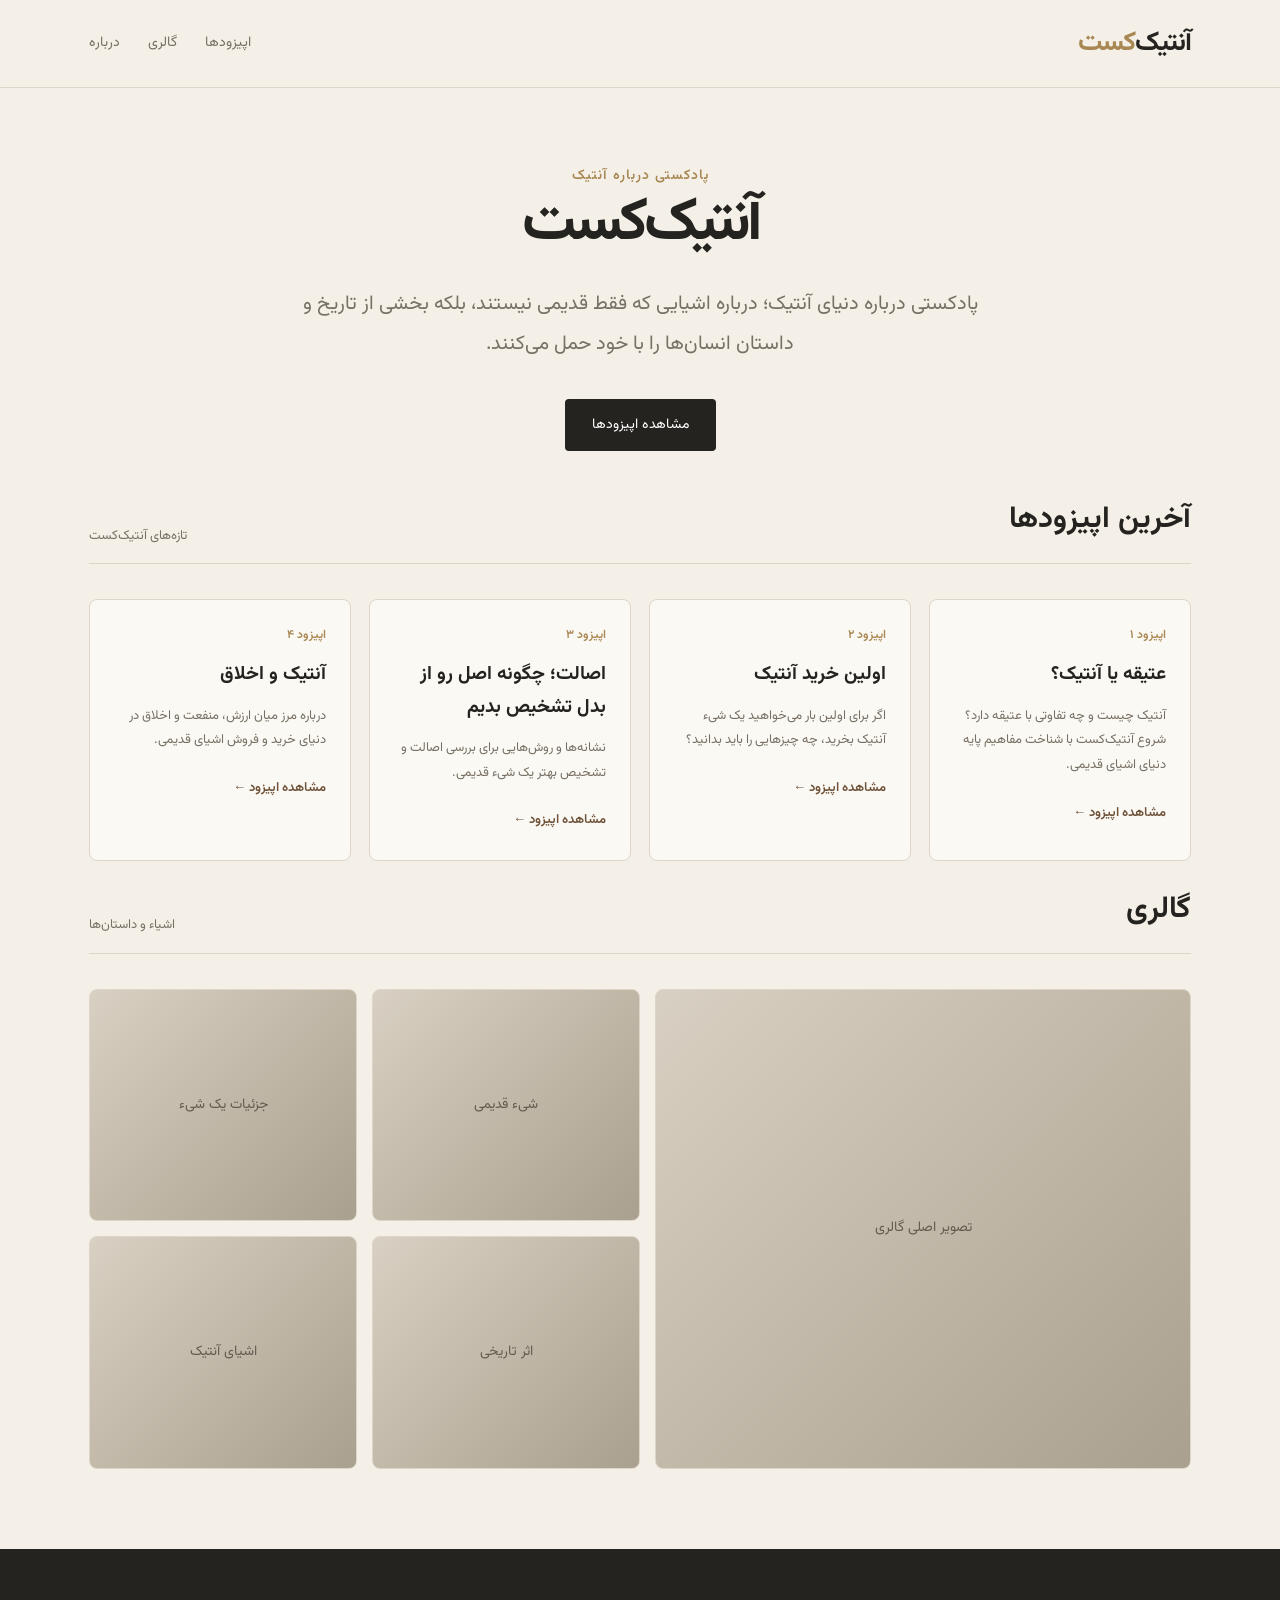
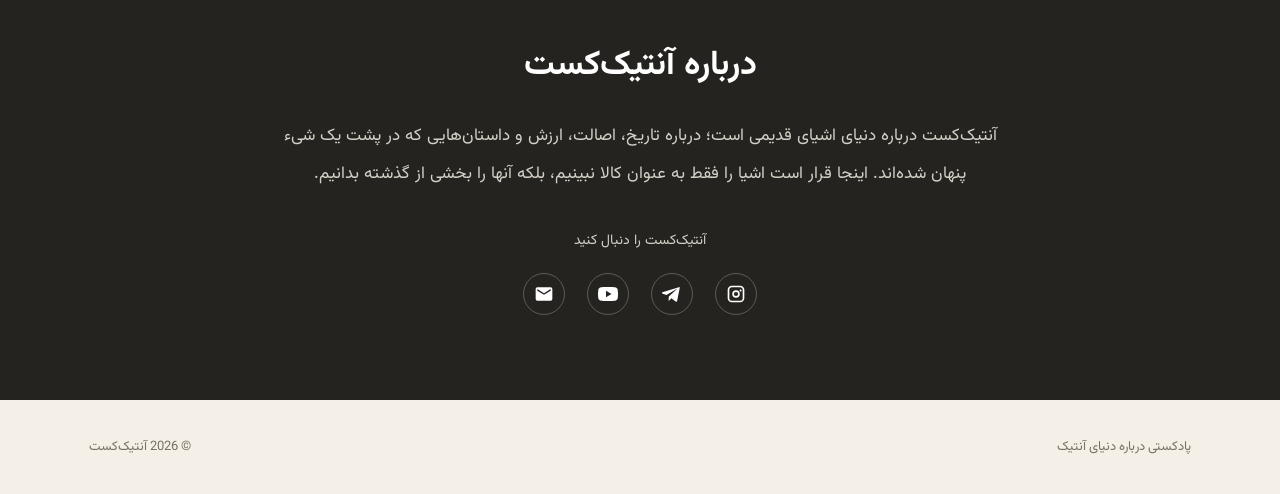
<file: index.html>
<!DOCTYPE html>
<html lang="fa" dir="rtl">

<head>

    <meta charset="UTF-8">
    <meta name="viewport" content="width=device-width, initial-scale=1.0">

    <title>آنتیک‌کست | پادکست دنیای آنتیک</title>

    <meta name="description"
        content="آنتیک‌کست؛ پادکستی درباره دنیای آنتیک، اشیای قدیمی، اصالت، تاریخ و داستان‌های پنهان اشیا.">

    <link rel="stylesheet" href="style.css">

</head>


<body>


<header>

    <div class="nav">

        <a href="index.html" class="logo">
            آنتیک<span>‌کست</span>
        </a>

        <nav>
            <a href="episodes.html">اپیزودها</a>
            <a href="#gallery">گالری</a>
            <a href="#about">درباره</a>
        </nav>

    </div>

</header>


<main>


    <!-- =========================
         HERO
    ========================== -->

    <div class="hero">

        <div class="hero-content">

            <div class="eyebrow">
                پادکستی درباره آنتیک
            </div>

            <h1>
                آنتیک‌کست
            </h1>

            <p>
                پادکستی درباره دنیای آنتیک؛
                درباره اشیایی که فقط قدیمی نیستند،
                بلکه بخشی از تاریخ و داستان انسان‌ها را با خود حمل می‌کنند.
            </p>

            <a href="episodes.html" class="button">
                مشاهده اپیزودها
            </a>

        </div>

    </div>



    <!-- =========================
         EPISODES
    ========================== -->

    <section id="episodes">

        <div class="section-title">

            <h2>
                آخرین اپیزودها
            </h2>

            <span>
                تازه‌های آنتیک‌کست
            </span>

        </div>


        <div class="episodes">


            <!-- Episode 01 -->

            <article class="episode">

                <div class="episode-number">
                    اپیزود ۱
                </div>

                <h3>
                    عتیقه یا آنتیک؟
                </h3>

                <p>
                    آنتیک چیست و چه تفاوتی با عتیقه دارد؟
                    شروع آنتیک‌کست با شناخت مفاهیم پایه دنیای اشیای قدیمی.
                </p>

                <a href="episode-01.html" class="episode-link">
                    مشاهده اپیزود ←
                </a>

            </article>



            <!-- Episode 02 -->

            <article class="episode">

                <div class="episode-number">
                    اپیزود ۲
                </div>

                <h3>
                    اولین خرید آنتیک
                </h3>

                <p>
                    اگر برای اولین بار می‌خواهید یک شیء آنتیک بخرید،
                    چه چیزهایی را باید بدانید؟
                </p>

                <a href="episode-02.html" class="episode-link">
                    مشاهده اپیزود ←
                </a>

            </article>



            <!-- Episode 03 -->

            <article class="episode">

                <div class="episode-number">
                    اپیزود ۳
                </div>

                <h3>
                    اصالت؛ چگونه اصل رو از بدل تشخیص بدیم
                </h3>

                <p>
                    نشانه‌ها و روش‌هایی برای بررسی اصالت
                    و تشخیص بهتر یک شیء قدیمی.
                </p>

                <a href="episode-03.html" class="episode-link">
                    مشاهده اپیزود ←
                </a>

            </article>



            <!-- Episode 04 -->

            <article class="episode">

                <div class="episode-number">
                    اپیزود ۴
                </div>

                <h3>
                    آنتیک و اخلاق
                </h3>

                <p>
                    درباره مرز میان ارزش، منفعت و اخلاق
                    در دنیای خرید و فروش اشیای قدیمی.
                </p>

                <a href="episode-04.html" class="episode-link">
                    مشاهده اپیزود ←
                </a>

            </article>


        </div>

    </section>



    <!-- =========================
         GALLERY
    ========================== -->

    <section id="gallery">

        <div class="section-title">

            <h2>
                گالری
            </h2>

            <span>
                اشیاء و داستان‌ها
            </span>

        </div>


        <div class="gallery">

            <div class="gallery-item">
                تصویر اصلی گالری
            </div>

            <div class="gallery-item">
                شیء قدیمی
            </div>

            <div class="gallery-item">
                جزئیات یک شیء
            </div>

            <div class="gallery-item">
                اثر تاریخی
            </div>

            <div class="gallery-item">
                اشیای آنتیک
            </div>

        </div>

    </section>



    <!-- =========================
         ABOUT
    ========================== -->

    <div class="about" id="about">

        <div class="about-inner">

            <h2>
                درباره آنتیک‌کست
            </h2>

            <p>
                آنتیک‌کست درباره دنیای اشیای قدیمی است؛
                درباره تاریخ، اصالت، ارزش و داستان‌هایی که
                در پشت یک شیء پنهان شده‌اند.
                اینجا قرار است اشیا را فقط به عنوان کالا نبینیم،
                بلکه آنها را بخشی از گذشته بدانیم.
            </p>


            <!-- Social Links -->

            <div class="social-links">

                <div class="social-title">
                    آنتیک‌کست را دنبال کنید
                </div>


                <div class="social-icons">


                    <!-- Instagram -->

                    <a href="https://www.instagram.com/antiquecast/"
                       target="_blank"
                       rel="noopener"
                       aria-label="اینستاگرام آنتیک‌کست">

                        <svg viewBox="0 0 24 24" aria-hidden="true">

                            <path d="M7 2h10a5 5 0 0 1 5 5v10a5 5 0 0 1-5 5H7a5 5 0 0 1-5-5V7a5 5 0 0 1 5-5zm0 2a3 3 0 0 0-3 3v10a3 3 0 0 0 3 3h10a3 3 0 0 0 3-3V7a3 3 0 0 0-3-3H7zm5 3.5A4.5 4.5 0 1 1 7.5 12 4.5 4.5 0 0 1 12 7.5zm0 2A2.5 2.5 0 1 0 14.5 12 2.5 2.5 0 0 0 12 9.5zM17.5 6.5A1.25 1.25 0 1 1 16.25 7.75 1.25 1.25 0 0 1 17.5 6.5z"/>

                        </svg>

                    </a>



                    <!-- Telegram -->

                    <a href="https://t.me/antiquecast"
                       target="_blank"
                       rel="noopener"
                       aria-label="تلگرام آنتیک‌کست">

                        <svg viewBox="0 0 24 24" aria-hidden="true">

                            <path d="M21.5 3.5 18.2 20c-.25 1.17-.9 1.46-1.83.91l-5.05-3.72-2.44 2.35c-.27.27-.5.5-1.02.5l.36-5.15 9.38-8.47c.41-.36-.09-.56-.64-.2L5.37 13.1.35 11.53c-1.09-.34-1.11-1.09.23-1.59L20.2 3.98c.89-.33 1.67.2 1.3-.48z"/>

                        </svg>

                    </a>



                    <!-- YouTube -->

                    <a href="https://www.youtube.com/@antiquecast"
                       target="_blank"
                       rel="noopener"
                       aria-label="یوتیوب آنتیک‌کست">

                        <svg viewBox="0 0 24 24" aria-hidden="true">

                            <path d="M23.5 6.2a3 3 0 0 0-2.1-2.1C19.5 3.5 12 3.5 12 3.5s-7.5 0-9.4.6A3 3 0 0 0 .5 6.2 31 31 0 0 0 0 12a31 31 0 0 0 .5 5.8 3 3 0 0 0 2.1 2.1c1.9.6 9.4.6 9.4.6s7.5 0 9.4-.6a3 3 0 0 0 2.1-2.1A31 31 0 0 0 24 12a31 31 0 0 0-.5-5.8zM9.6 15.9V8.1l6.6 3.9-6.6 3.9z"/>

                        </svg>

                    </a>



                    <!-- Email -->

                    <a href="mailto:antiquecast@gmail.com"
                       aria-label="ایمیل آنتیک‌کست">

                        <svg viewBox="0 0 24 24" aria-hidden="true">

                            <path d="M20 4H4a2 2 0 0 0-2 2v12a2 2 0 0 0 2 2h16a2 2 0 0 0 2-2V6a2 2 0 0 0-2-2zm0 4-8 5-8-5V6l8 5 8-5v2z"/>

                        </svg>

                    </a>


                </div>

            </div>

        </div>

    </div>

</main>



<!-- =========================
     FOOTER
========================== -->

<footer>

    <div class="footer-description">
        پادکستی درباره دنیای آنتیک
    </div>

    <div class="footer-copyright">
        © 2026 آنتیک‌کست
    </div>

</footer>


</body>
</html>
</file>
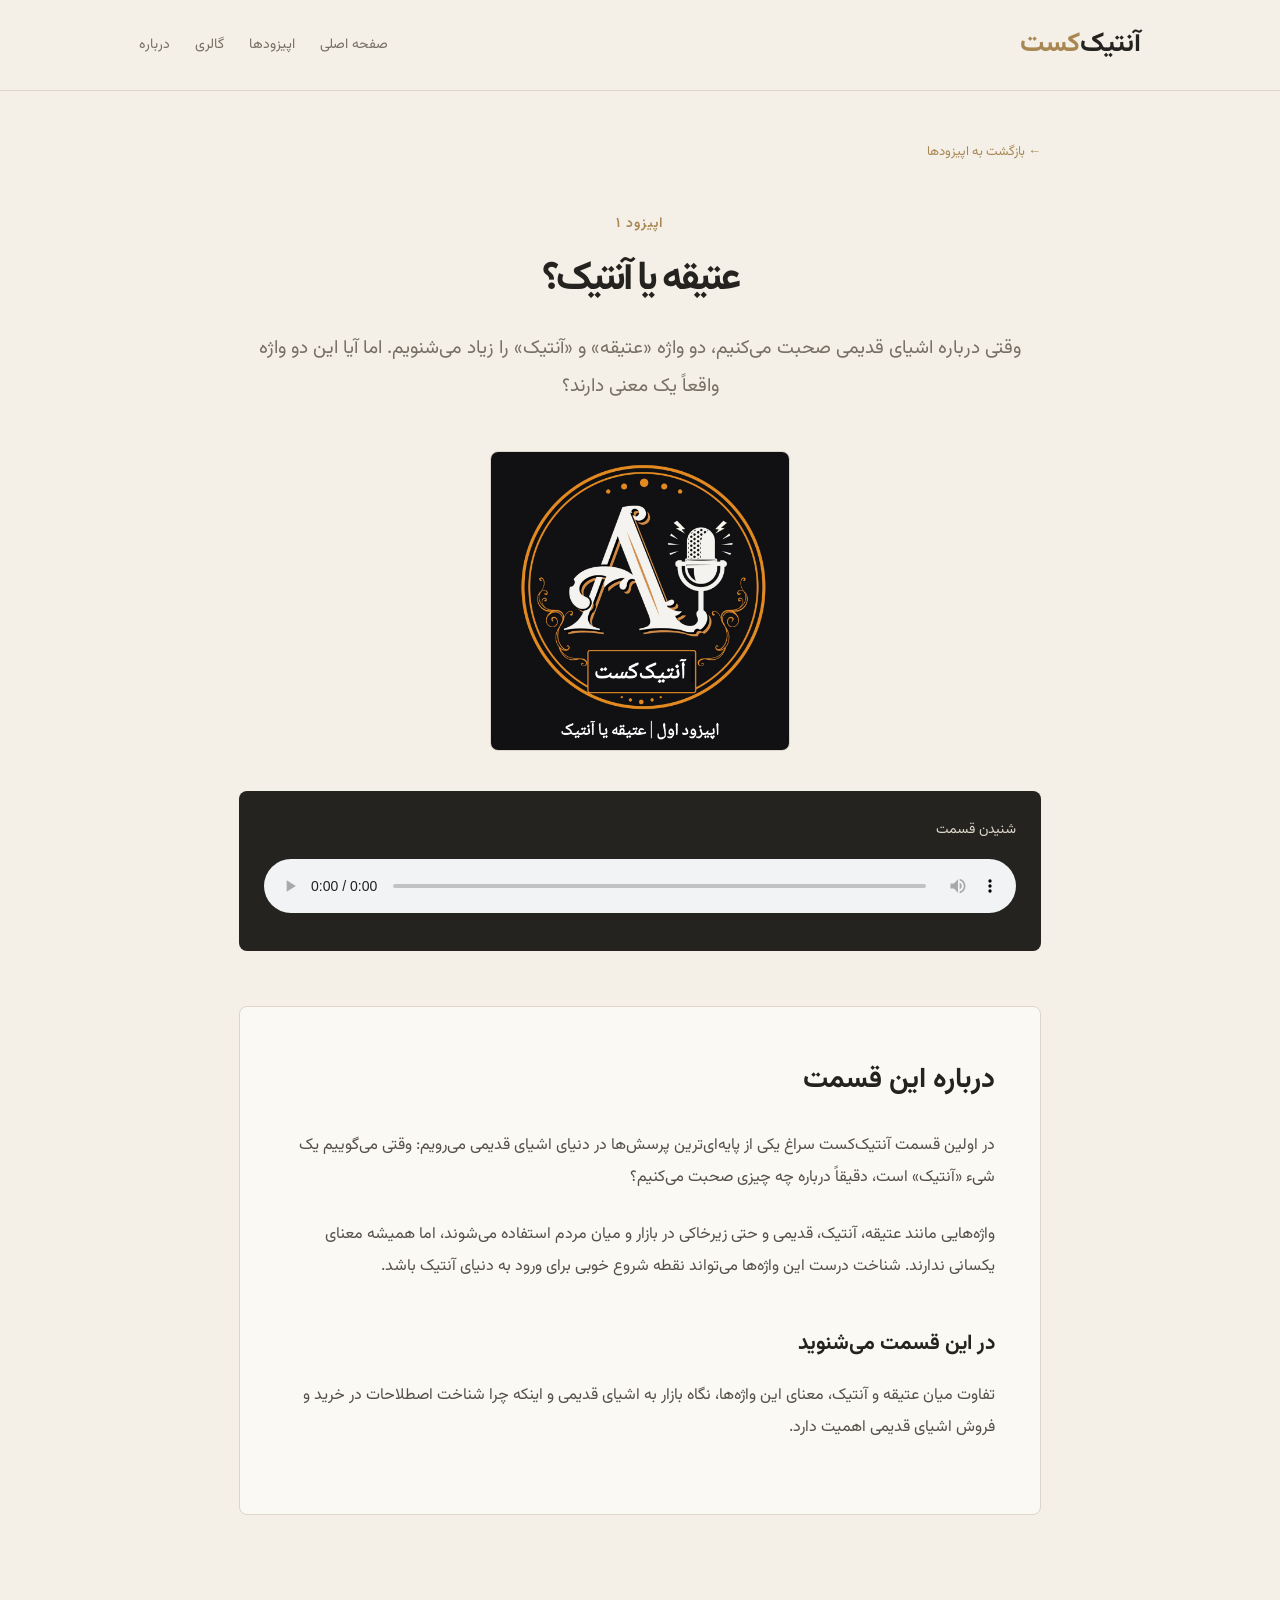
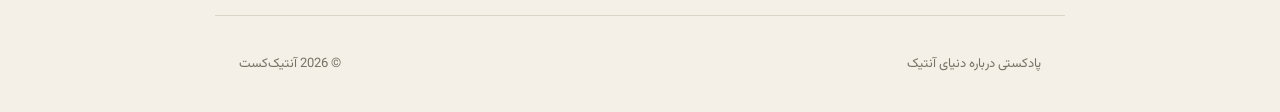
<file: episode-01.html>
<!DOCTYPE html>
<html lang="fa" dir="rtl">

<head>

    <meta charset="UTF-8">
    <meta name="viewport" content="width=device-width, initial-scale=1.0">

    <title>عتیقه یا آنتیک؟ | آنتیک‌کست</title>

    <meta name="description" content="قسمت اول آنتیک‌کست؛ عتیقه یا آنتیک؟">

    <style>

        @import url('https://fonts.googleapis.com/css2?family=Vazirmatn:wght@300;400;500;600;700&display=swap');

        :root {
            --background: #f4f0e8;
            --surface: #fbf9f4;
            --dark: #24231f;
            --brown: #6d5138;
            --gold: #a88752;
            --muted: #777064;
            --border: #ddd5c7;
        }

        * {
            box-sizing: border-box;
            margin: 0;
            padding: 0;
        }

        html {
            scroll-behavior: smooth;
        }

        body {
            font-family: 'Vazirmatn', sans-serif;
            background: var(--background);
            color: var(--dark);
            line-height: 2;
        }

        a {
            color: inherit;
            text-decoration: none;
        }

        /* Header */

        header {
            background: rgba(244, 240, 232, 0.96);
            border-bottom: 1px solid var(--border);
        }

        .nav {
            max-width: 1050px;
            margin: auto;
            padding: 18px 24px;
            display: flex;
            align-items: center;
            justify-content: space-between;
        }

        .logo {
            font-size: 27px;
            font-weight: 700;
        }

        .logo span {
            color: var(--gold);
        }

        nav {
            display: flex;
            gap: 25px;
            color: var(--muted);
            font-size: 14px;
        }

        nav a:hover {
            color: var(--brown);
        }

        /* Episode */

        .episode-page {
            max-width: 850px;
            margin: auto;
            padding: 45px 24px 100px;
        }

        .back {
            display: inline-block;
            color: var(--gold);
            font-size: 13px;
            margin-bottom: 45px;
        }

        .back:hover {
            color: var(--brown);
        }

        .episode-number {
            color: var(--gold);
            font-size: 14px;
            font-weight: 600;
            letter-spacing: 1px;
            margin-bottom: 15px;
        }
        .episode-page .episode-number,
            .episode-page h1,
            .episode-page .intro {
                text-align: center;
       }
            
            .episode-page .intro {
                margin-left: auto;
                margin-right: auto;
     }

        h1 {
            font-size: clamp(26px, 7vw, 40px);
            line-height: 1.3;
            letter-spacing: -3px;
            margin-bottom: 25px;
        }

        .intro {
            font-size: 19px;
            color: var(--muted);
            margin-bottom: 45px;
        }

        .cover {
            width: 300px !important;
            height: 300px !important;
            aspect-ratio: auto !important;
            border-radius: 8px;
            overflow: hidden;
            margin: 0 auto 40px;
            border: 1px solid var(--border);
        }

        .cover img {
            width: 100% !important;
            height: 100% !important;
            display: block;
            object-fit: cover;
        }

        /* Audio */

        .player {
            background: var(--dark);
            color: white;
            border-radius: 8px;
            padding: 25px;
            margin-bottom: 55px;
        }

        .player-title {
            font-size: 14px;
            color: #ddd6ca;
            margin-bottom: 15px;
        }

        audio {
            width: 100%;
        }

        /* Content */

        .content {
            background: var(--surface);
            border: 1px solid var(--border);
            border-radius: 8px;
            padding: 45px;
        }

        .content h2 {
            font-size: 28px;
            margin-bottom: 22px;
        }

        .content h3 {
            font-size: 21px;
            margin-top: 40px;
            margin-bottom: 15px;
        }

        .content p {
            color: #555047;
            font-size: 16px;
            margin-bottom: 25px;
        }

        /* Footer */

        footer {
            max-width: 850px;
            margin: auto;
            padding: 35px 24px;
            border-top: 1px solid var(--border);
            display: flex;
            justify-content: space-between;
            color: var(--muted);
            font-size: 13px;
        }

        /* Mobile */

        @media (max-width: 700px) {

            .nav {
                padding: 15px 18px;
            }

            nav {
                gap: 13px;
                font-size: 12px;
            }

            .episode-page {
                padding: 60px 20px 70px;
            }

            h1 {
                font-size: 48px;
                letter-spacing: -2px;
            }

            .content {
                padding: 28px 22px;
            }

            footer {
                flex-direction: column;
                gap: 8px;
            }

        }

    </style>

</head>


<body>


<header>

    <div class="nav">

        <a href="index.html" class="logo">
            آنتیک<span>‌کست</span>
        </a>

        <nav>

            <a href="index.html">
                صفحه اصلی
            </a>

            <a href="episodes.html">
                اپیزودها
            </a>

            <a href="index.html#gallery">
                گالری
            </a>

            <a href="index.html#about">
                درباره
            </a>

        </nav>

    </div>

</header>


<main>

    <article class="episode-page">


        <a href="episodes.html" class="back">
            ← بازگشت به اپیزودها
        </a>


        <div class="episode-number">
            اپیزود ۱
        </div>


        <h1>
            عتیقه یا آنتیک؟
        </h1>


        <p class="intro">
            وقتی درباره اشیای قدیمی صحبت می‌کنیم،
            دو واژه «عتیقه» و «آنتیک» را زیاد می‌شنویم.
            اما آیا این دو واژه واقعاً یک معنی دارند؟
        </p>


        <div class="cover">

            <img
                src="episode-01.jpg"
                alt="کاور قسمت اول آنتیک‌کست">

        </div>


        <div class="player">

            <div class="player-title">
                شنیدن قسمت
            </div>

            <audio controls>

                <source src="" type="audio/mpeg">

                مرورگر شما از پخش صوت پشتیبانی نمی‌کند.

            </audio>

        </div>


        <div class="content">

            <h2>
                درباره این قسمت
            </h2>

            <p>
                در اولین قسمت آنتیک‌کست سراغ یکی از
                پایه‌ای‌ترین پرسش‌ها در دنیای اشیای قدیمی می‌رویم:
                وقتی می‌گوییم یک شیء «آنتیک» است،
                دقیقاً درباره چه چیزی صحبت می‌کنیم؟
            </p>

            <p>
                واژه‌هایی مانند عتیقه، آنتیک، قدیمی و
                حتی زیرخاکی در بازار و میان مردم استفاده می‌شوند،
                اما همیشه معنای یکسانی ندارند.
                شناخت درست این واژه‌ها می‌تواند
                نقطه شروع خوبی برای ورود به دنیای آنتیک باشد.
            </p>


            <h3>
                در این قسمت می‌شنوید
            </h3>

            <p>
                تفاوت میان عتیقه و آنتیک،
                معنای این واژه‌ها،
                نگاه بازار به اشیای قدیمی
                و اینکه چرا شناخت اصطلاحات
                در خرید و فروش اشیای قدیمی اهمیت دارد.
            </p>

        </div>

    </article>

</main>


<footer>

    <div class="footer-description">
        پادکستی درباره دنیای آنتیک
    </div>

    <div class="footer-copyright">
        © 2026 آنتیک‌کست
    </div>

</footer>


</body>
</html>
</file>
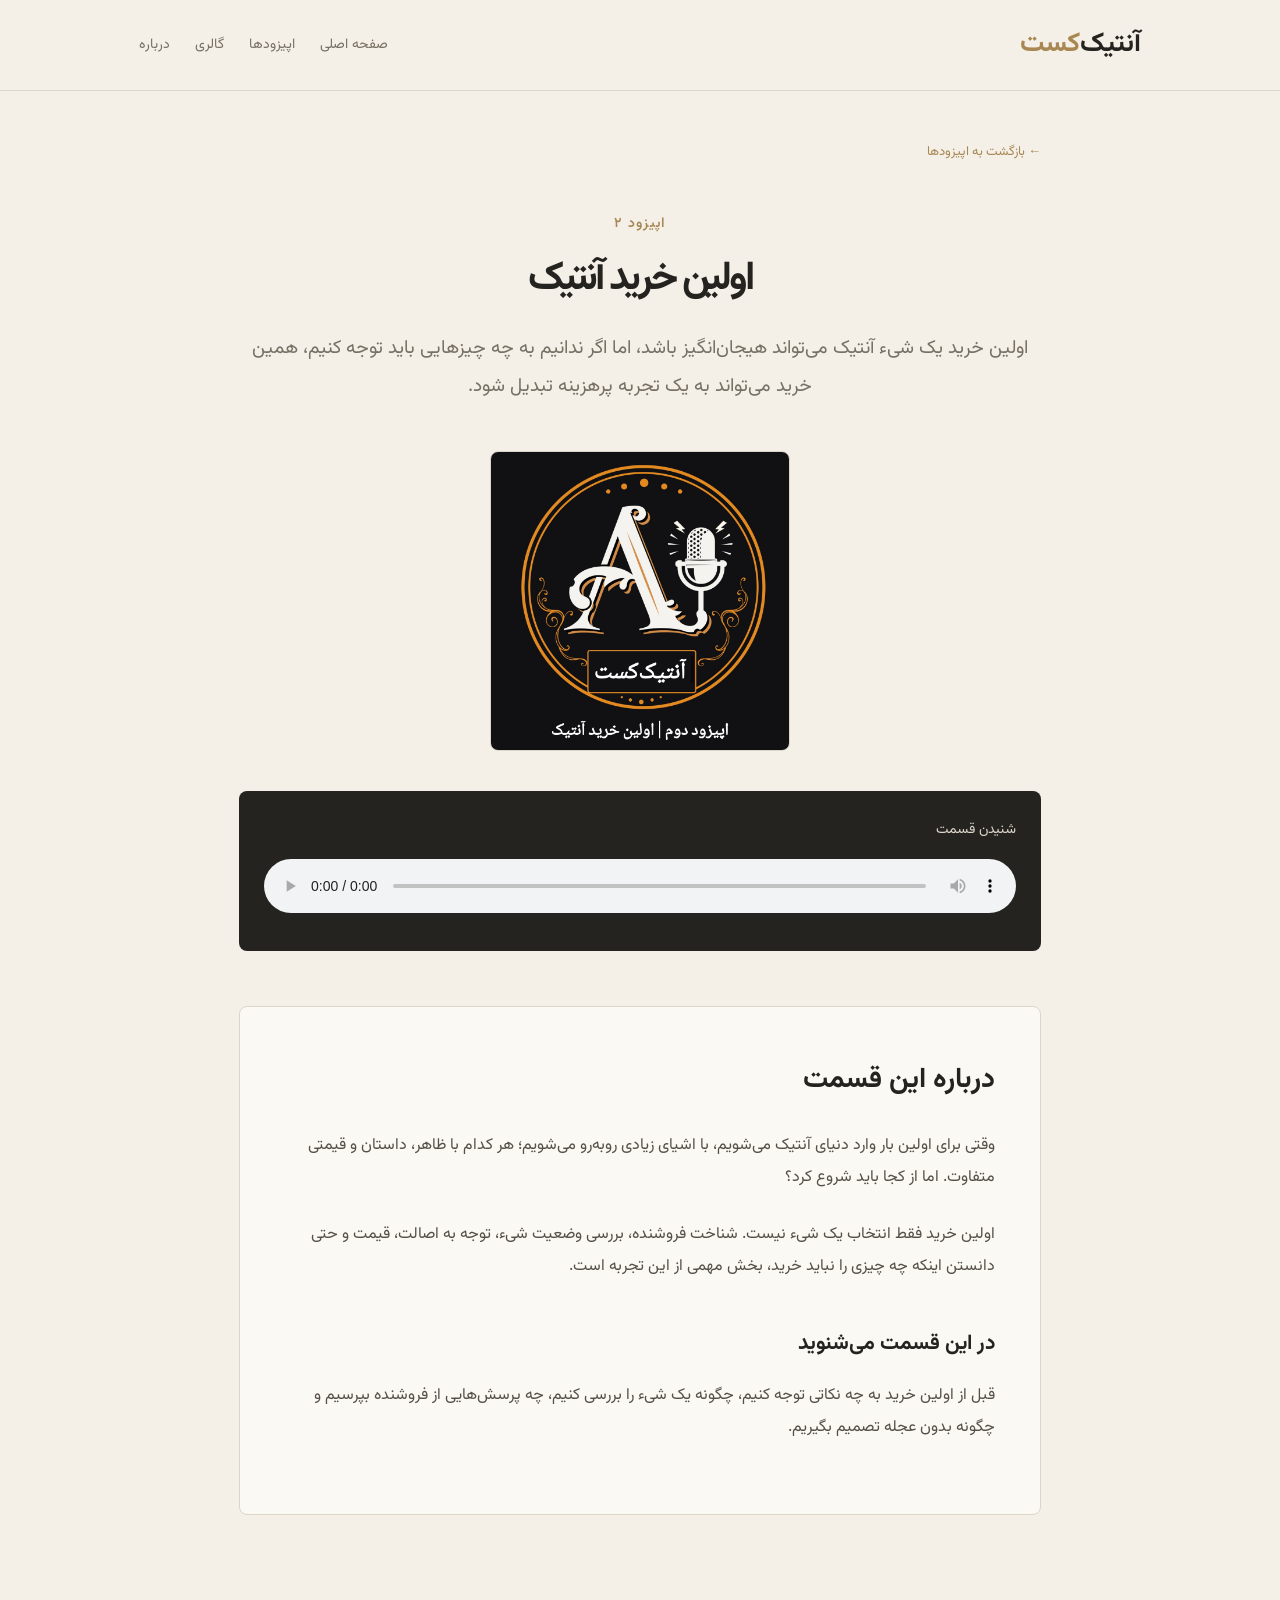
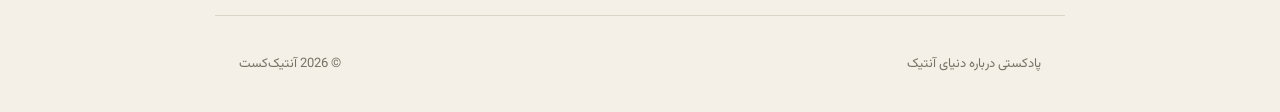
<file: episode-02.html>
<!DOCTYPE html>
<html lang="fa" dir="rtl">

<head>

    <meta charset="UTF-8">
    <meta name="viewport" content="width=device-width, initial-scale=1.0">

    <title>اولین خرید آنتیک | آنتیک‌کست</title>

    <meta name="description" content="قسمت دوم آنتیک‌کست؛ اولین خرید آنتیک">

    <style>

        @import url('https://fonts.googleapis.com/css2?family=Vazirmatn:wght@300;400;500;600;700&display=swap');

        :root {
            --background: #f4f0e8;
            --surface: #fbf9f4;
            --dark: #24231f;
            --brown: #6d5138;
            --gold: #a88752;
            --muted: #777064;
            --border: #ddd5c7;
        }

        * {
            box-sizing: border-box;
            margin: 0;
            padding: 0;
        }

        html {
            scroll-behavior: smooth;
        }

        body {
            font-family: 'Vazirmatn', sans-serif;
            background: var(--background);
            color: var(--dark);
            line-height: 2;
        }

        a {
            color: inherit;
            text-decoration: none;
        }

        /* Header */

        header {
            background: rgba(244, 240, 232, 0.96);
            border-bottom: 1px solid var(--border);
        }

        .nav {
            max-width: 1050px;
            margin: auto;
            padding: 18px 24px;
            display: flex;
            align-items: center;
            justify-content: space-between;
        }

        .logo {
            font-size: 27px;
            font-weight: 700;
        }

        .logo span {
            color: var(--gold);
        }

        nav {
            display: flex;
            gap: 25px;
            color: var(--muted);
            font-size: 14px;
        }

        nav a:hover {
            color: var(--brown);
        }

        /* Episode */

        .episode-page {
            max-width: 850px;
            margin: auto;
            padding: 45px 24px 100px;
        }

        .back {
            display: inline-block;
            color: var(--gold);
            font-size: 13px;
            margin-bottom: 45px;
        }

        .back:hover {
            color: var(--brown);
        }

        .episode-number {
            color: var(--gold);
            font-size: 14px;
            font-weight: 600;
            letter-spacing: 1px;
            margin-bottom: 15px;
        }
        .episode-page .episode-number,
        .episode-page h1,
        .episode-page .intro {
            text-align: center;
        }
        
        .episode-page .intro {
            margin-left: auto;
            margin-right: auto;
        }

        h1 {
            font-size: clamp(26px, 7vw, 40px);
            line-height: 1.3;
            letter-spacing: -3px;
            margin-bottom: 25px;
        }

        .intro {
            font-size: 19px;
            color: var(--muted);
            margin-bottom: 45px;
        }

        .cover {
            width: 300px !important;
            height: 300px !important;
            aspect-ratio: auto !important;
            border-radius: 8px;
            overflow: hidden;
            margin: 0 auto 40px;
            border: 1px solid var(--border);
        }

        .cover img {
            width: 100% !important;
            height: 100% !important;
            display: block;
            object-fit: cover;
        }

        /* Audio */

        .player {
            background: var(--dark);
            color: white;
            border-radius: 8px;
            padding: 25px;
            margin-bottom: 55px;
        }

        .player-title {
            font-size: 14px;
            color: #ddd6ca;
            margin-bottom: 15px;
        }

        audio {
            width: 100%;
        }

        /* Content */

        .content {
            background: var(--surface);
            border: 1px solid var(--border);
            border-radius: 8px;
            padding: 45px;
        }

        .content h2 {
            font-size: 28px;
            margin-bottom: 22px;
        }

        .content h3 {
            font-size: 21px;
            margin-top: 40px;
            margin-bottom: 15px;
        }

        .content p {
            color: #555047;
            font-size: 16px;
            margin-bottom: 25px;
        }

        /* Footer */

        footer {
            max-width: 850px;
            margin: auto;
            padding: 35px 24px;
            border-top: 1px solid var(--border);
            display: flex;
            justify-content: space-between;
            color: var(--muted);
            font-size: 13px;
        }

        /* Mobile */

        @media (max-width: 700px) {

            .nav {
                padding: 15px 18px;
            }

            nav {
                gap: 13px;
                font-size: 12px;
            }

            .episode-page {
                padding: 60px 20px 70px;
            }

            h1 {
                font-size: 48px;
                letter-spacing: -2px;
            }

            .content {
                padding: 28px 22px;
            }

            footer {
                flex-direction: column;
                gap: 8px;
            }

        }

    </style>

</head>


<body>


<header>

    <div class="nav">

        <a href="index.html" class="logo">
            آنتیک<span>‌کست</span>
        </a>

        <nav>

            <a href="index.html">
                صفحه اصلی
            </a>

            <a href="episodes.html">
                اپیزودها
            </a>

            <a href="index.html#gallery">
                گالری
            </a>

            <a href="index.html#about">
                درباره
            </a>

        </nav>

    </div>

</header>


<main>

    <article class="episode-page">


        <a href="episodes.html" class="back">
            ← بازگشت به اپیزودها
        </a>


        <div class="episode-number">
            اپیزود ۲
        </div>


        <h1>
            اولین خرید آنتیک
        </h1>


        <p class="intro">
            اولین خرید یک شیء آنتیک می‌تواند هیجان‌انگیز باشد،
            اما اگر ندانیم به چه چیزهایی باید توجه کنیم،
            همین خرید می‌تواند به یک تجربه پرهزینه تبدیل شود.
        </p>


        <div class="cover">

            <img
                src="episode-02.jpg"
                alt="کاور قسمت دوم آنتیک‌کست">

        </div>


        <div class="player">

            <div class="player-title">
                شنیدن قسمت
            </div>

            <audio controls>

                <source src="" type="audio/mpeg">

                مرورگر شما از پخش صوت پشتیبانی نمی‌کند.

            </audio>

        </div>


        <div class="content">

            <h2>
                درباره این قسمت
            </h2>

            <p>
                وقتی برای اولین بار وارد دنیای آنتیک می‌شویم،
                با اشیای زیادی روبه‌رو می‌شویم؛
                هر کدام با ظاهر، داستان و قیمتی متفاوت.
                اما از کجا باید شروع کرد؟
            </p>

            <p>
                اولین خرید فقط انتخاب یک شیء نیست.
                شناخت فروشنده، بررسی وضعیت شیء،
                توجه به اصالت، قیمت و حتی دانستن اینکه
                چه چیزی را نباید خرید، بخش مهمی از این تجربه است.
            </p>


            <h3>
                در این قسمت می‌شنوید
            </h3>

            <p>
                قبل از اولین خرید به چه نکاتی توجه کنیم،
                چگونه یک شیء را بررسی کنیم،
                چه پرسش‌هایی از فروشنده بپرسیم
                و چگونه بدون عجله تصمیم بگیریم.
            </p>

        </div>

    </article>

</main>


<footer>

    <div class="footer-description">
        پادکستی درباره دنیای آنتیک
    </div>

    <div class="footer-copyright">
        © 2026 آنتیک‌کست
    </div>

</footer>


</body>
</html>
</file>
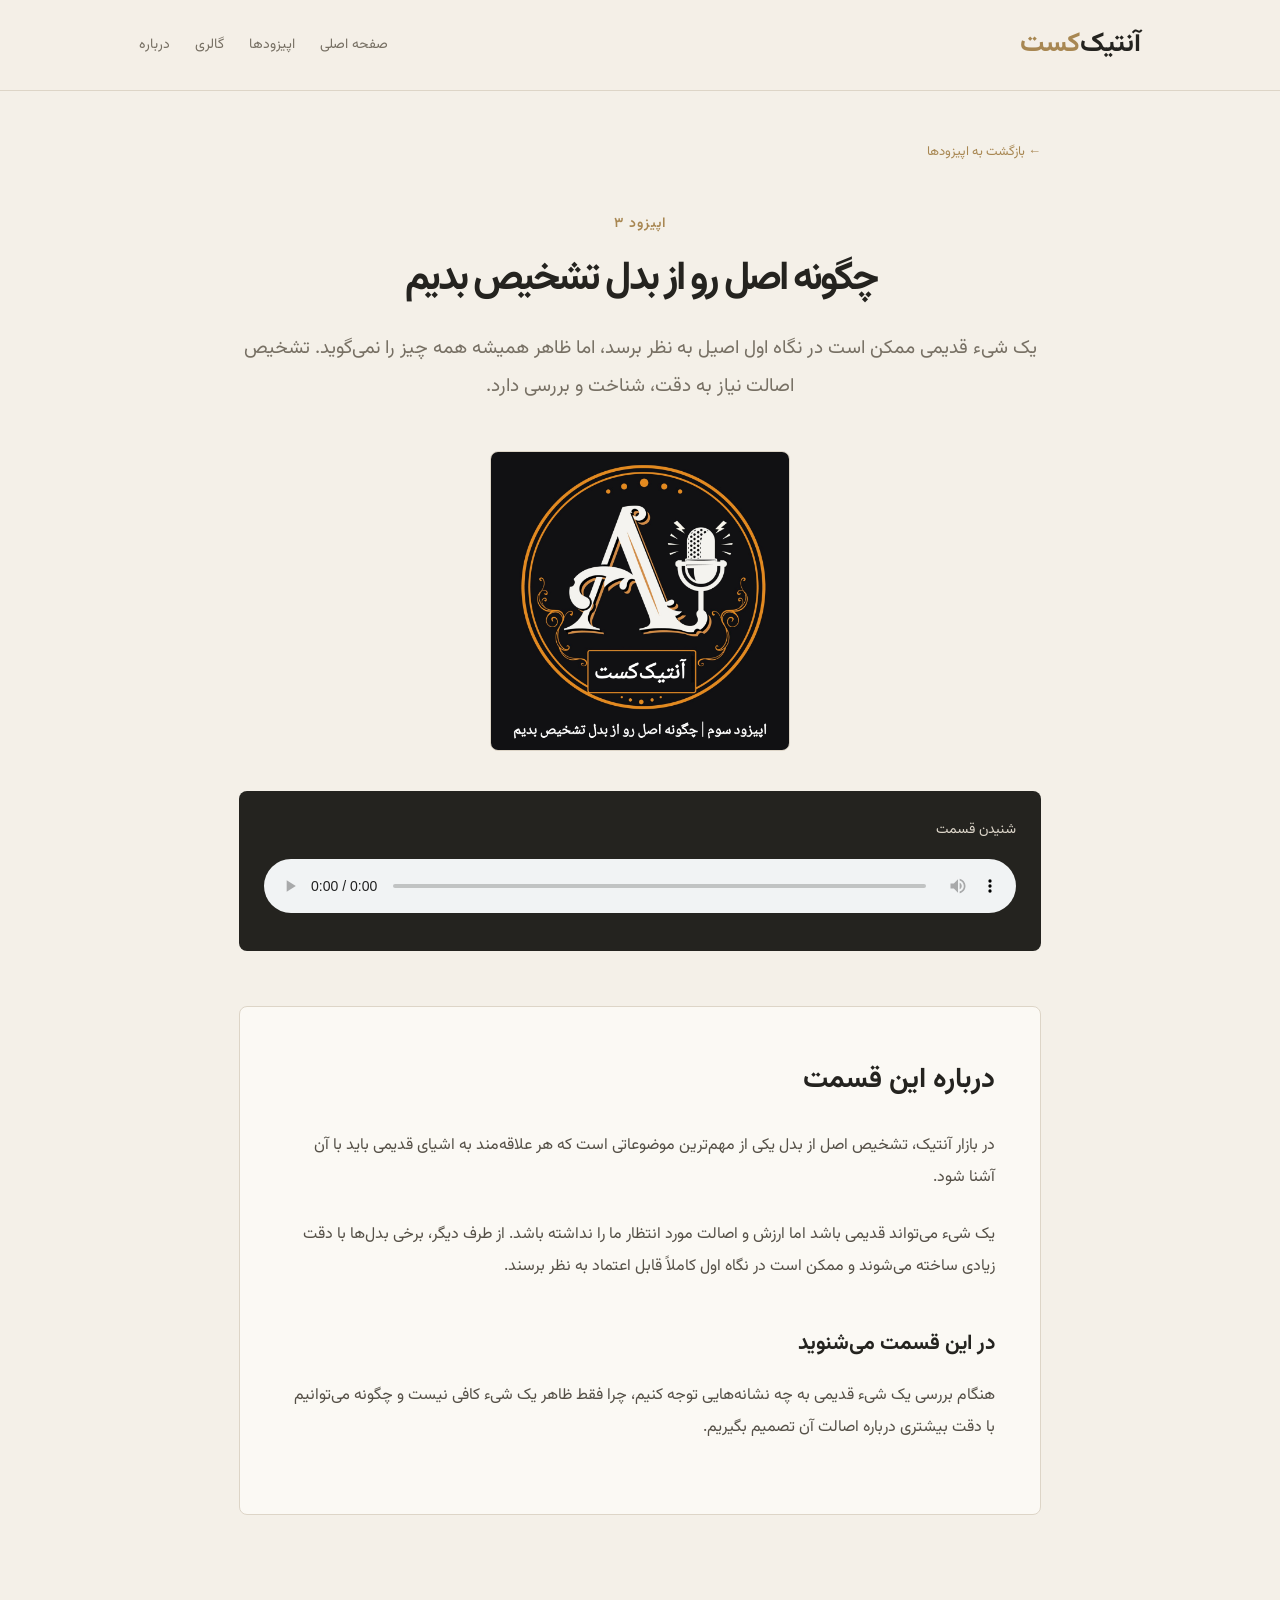
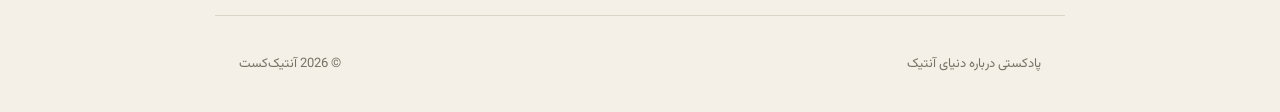
<file: episode-03.html>
<!DOCTYPE html>
<html lang="fa" dir="rtl">

<head>

    <meta charset="UTF-8">
    <meta name="viewport" content="width=device-width, initial-scale=1.0">

    <title>چگونه اصل رو از بدل تشخیص بدیم | آنتیک‌کست</title>

    <meta name="description" content="قسمت سوم آنتیک‌کست؛ چگونه اصل رو از بدل تشخیص بدیم">

    <style>

        @import url('https://fonts.googleapis.com/css2?family=Vazirmatn:wght@300;400;500;600;700&display=swap');

        :root {
            --background: #f4f0e8;
            --surface: #fbf9f4;
            --dark: #24231f;
            --brown: #6d5138;
            --gold: #a88752;
            --muted: #777064;
            --border: #ddd5c7;
        }

        * {
            box-sizing: border-box;
            margin: 0;
            padding: 0;
        }

        html {
            scroll-behavior: smooth;
        }

        body {
            font-family: 'Vazirmatn', sans-serif;
            background: var(--background);
            color: var(--dark);
            line-height: 2;
        }

        a {
            color: inherit;
            text-decoration: none;
        }

        /* Header */

        header {
            background: rgba(244, 240, 232, 0.96);
            border-bottom: 1px solid var(--border);
        }

        .nav {
            max-width: 1050px;
            margin: auto;
            padding: 18px 24px;
            display: flex;
            align-items: center;
            justify-content: space-between;
        }

        .logo {
            font-size: 27px;
            font-weight: 700;
        }

        .logo span {
            color: var(--gold);
        }

        nav {
            display: flex;
            gap: 25px;
            color: var(--muted);
            font-size: 14px;
        }

        nav a:hover {
            color: var(--brown);
        }

        /* Episode */

        .episode-page {
            max-width: 850px;
            margin: auto;
            padding: 45px 24px 100px;
        }

        .back {
            display: inline-block;
            color: var(--gold);
            font-size: 13px;
            margin-bottom: 45px;
        }

        .back:hover {
            color: var(--brown);
        }

        .episode-number {
            color: var(--gold);
            font-size: 14px;
            font-weight: 600;
            letter-spacing: 1px;
            margin-bottom: 15px;
        }
        .episode-page .episode-number,
        .episode-page h1,
        .episode-page .intro {
            text-align: center;
        }
        
        .episode-page .intro {
            margin-left: auto;
            margin-right: auto;
        }

        h1 {
            font-size: clamp(26px, 7vw, 40px);
            line-height: 1.3;
            letter-spacing: -3px;
            margin-bottom: 25px;
        }

        .intro {
            font-size: 19px;
            color: var(--muted);
            margin-bottom: 45px;
        }

        .cover {
            width: 300px !important;
            height: 300px !important;
            aspect-ratio: auto !important;
            border-radius: 8px;
            overflow: hidden;
            margin: 0 auto 40px;
            border: 1px solid var(--border);
        }

        .cover img {
            width: 100% !important;
            height: 100% !important;
            display: block;
            object-fit: cover;
        }

        /* Audio */

        .player {
            background: var(--dark);
            color: white;
            border-radius: 8px;
            padding: 25px;
            margin-bottom: 55px;
        }

        .player-title {
            font-size: 14px;
            color: #ddd6ca;
            margin-bottom: 15px;
        }

        audio {
            width: 100%;
        }

        /* Content */

        .content {
            background: var(--surface);
            border: 1px solid var(--border);
            border-radius: 8px;
            padding: 45px;
        }

        .content h2 {
            font-size: 28px;
            margin-bottom: 22px;
        }

        .content h3 {
            font-size: 21px;
            margin-top: 40px;
            margin-bottom: 15px;
        }

        .content p {
            color: #555047;
            font-size: 16px;
            margin-bottom: 25px;
        }

        /* Footer */

        footer {
            max-width: 850px;
            margin: auto;
            padding: 35px 24px;
            border-top: 1px solid var(--border);
            display: flex;
            justify-content: space-between;
            color: var(--muted);
            font-size: 13px;
        }

        /* Mobile */

        @media (max-width: 700px) {

            .nav {
                padding: 15px 18px;
            }

            nav {
                gap: 13px;
                font-size: 12px;
            }

            .episode-page {
                padding: 60px 20px 70px;
            }

            h1 {
                font-size: 48px;
                letter-spacing: -2px;
            }

            .content {
                padding: 28px 22px;
            }

            footer {
                flex-direction: column;
                gap: 8px;
            }

        }

    </style>

</head>


<body>


<header>

    <div class="nav">

        <a href="index.html" class="logo">
            آنتیک<span>‌کست</span>
        </a>

        <nav>

            <a href="index.html">
                صفحه اصلی
            </a>

            <a href="episodes.html">
                اپیزودها
            </a>

            <a href="index.html#gallery">
                گالری
            </a>

            <a href="index.html#about">
                درباره
            </a>

        </nav>

    </div>

</header>


<main>

    <article class="episode-page">


        <a href="episodes.html" class="back">
            ← بازگشت به اپیزودها
        </a>


        <div class="episode-number">
            اپیزود ۳
        </div>


        <h1>
            چگونه اصل رو از بدل تشخیص بدیم
        </h1>


        <p class="intro">
            یک شیء قدیمی ممکن است در نگاه اول اصیل به نظر برسد،
            اما ظاهر همیشه همه چیز را نمی‌گوید.
            تشخیص اصالت نیاز به دقت، شناخت و بررسی دارد.
        </p>


        <div class="cover">

            <img
                src="episode-03.jpg"
                alt="کاور قسمت سوم آنتیک‌کست">

        </div>


        <div class="player">

            <div class="player-title">
                شنیدن قسمت
            </div>

            <audio controls>

                <source src="" type="audio/mpeg">

                مرورگر شما از پخش صوت پشتیبانی نمی‌کند.

            </audio>

        </div>


        <div class="content">

            <h2>
                درباره این قسمت
            </h2>

            <p>
                در بازار آنتیک، تشخیص اصل از بدل یکی از مهم‌ترین
                موضوعاتی است که هر علاقه‌مند به اشیای قدیمی
                باید با آن آشنا شود.

            </p>

            <p>
                یک شیء می‌تواند قدیمی باشد اما ارزش و اصالت
                مورد انتظار ما را نداشته باشد. از طرف دیگر،
                برخی بدل‌ها با دقت زیادی ساخته می‌شوند و
                ممکن است در نگاه اول کاملاً قابل اعتماد به نظر برسند.

            </p>


            <h3>
                در این قسمت می‌شنوید
            </h3>

            <p>
                هنگام بررسی یک شیء قدیمی به چه نشانه‌هایی توجه کنیم،
                چرا فقط ظاهر یک شیء کافی نیست و چگونه می‌توانیم
                با دقت بیشتری درباره اصالت آن تصمیم بگیریم.
            </p>

        </div>

    </article>

</main>


<footer>

    <div class="footer-description">
        پادکستی درباره دنیای آنتیک
    </div>

    <div class="footer-copyright">
        © 2026 آنتیک‌کست
    </div>

</footer>


</body>
</html>
</file>
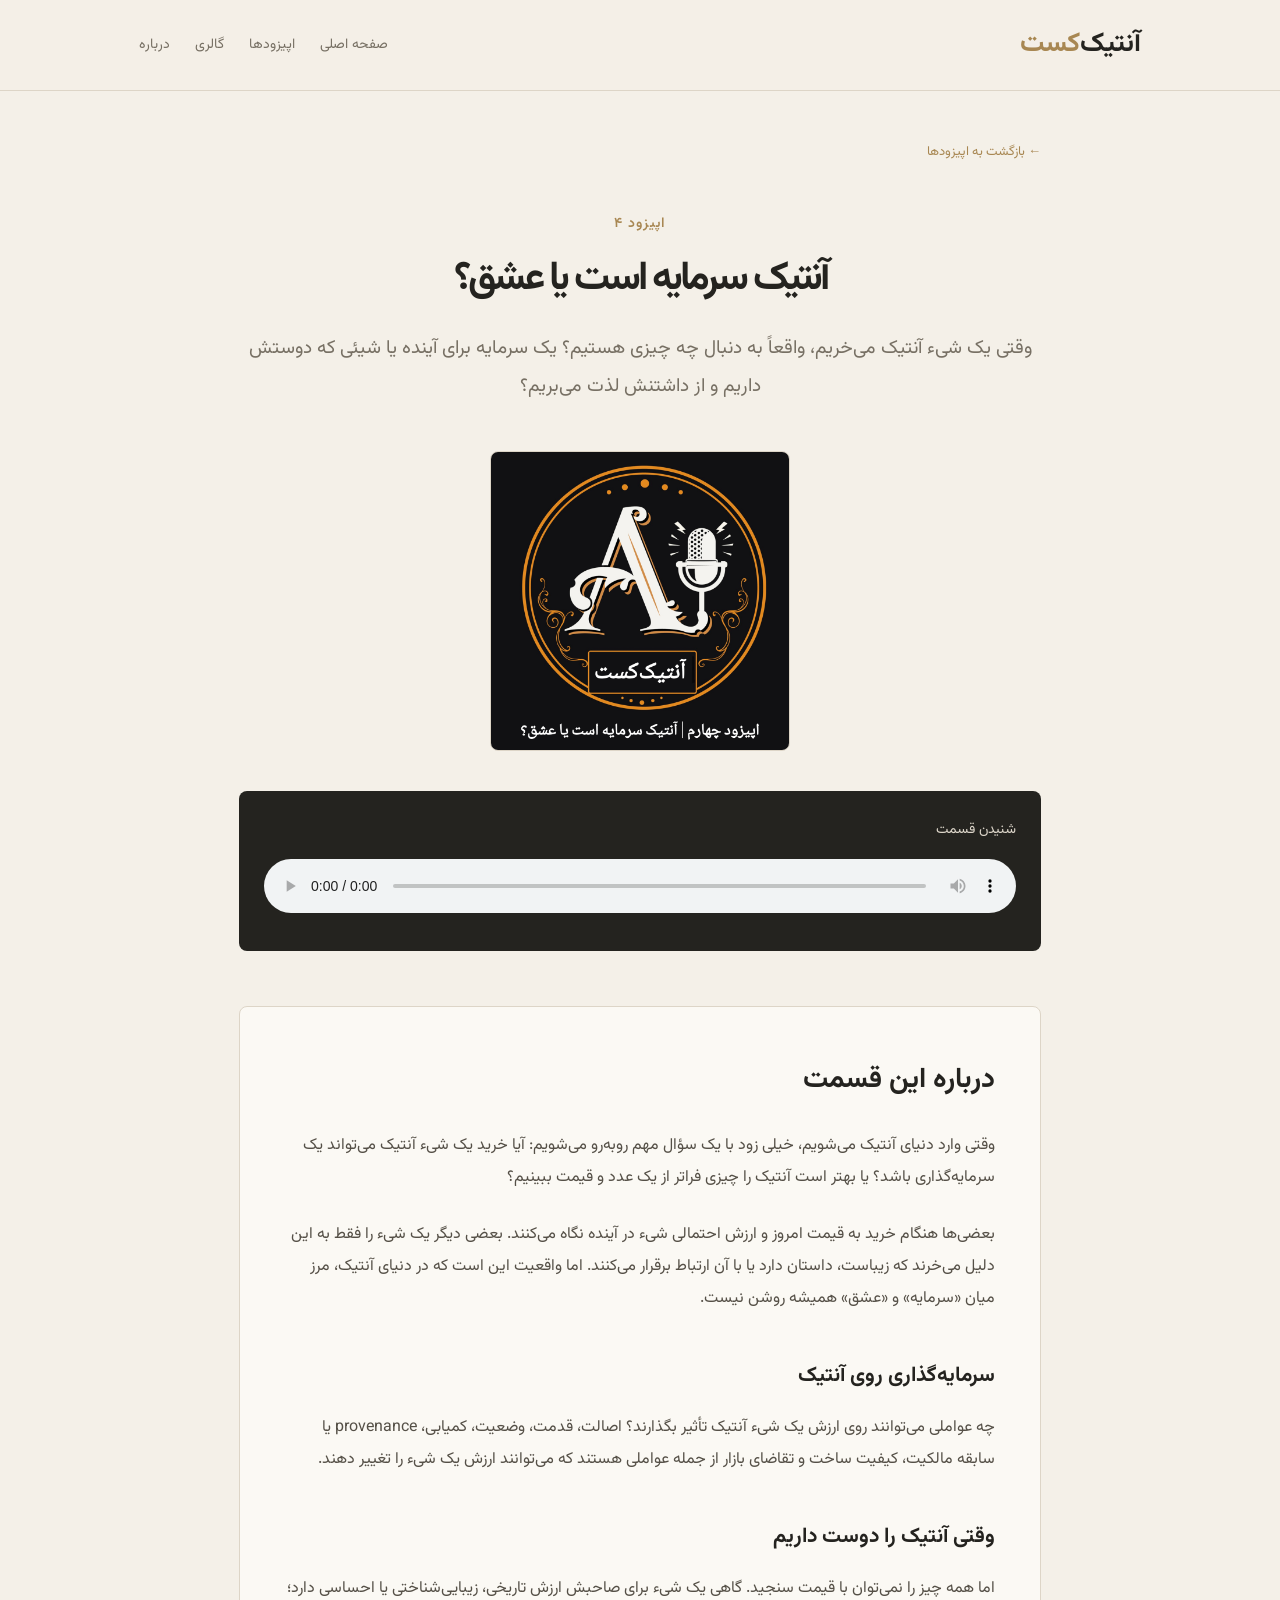
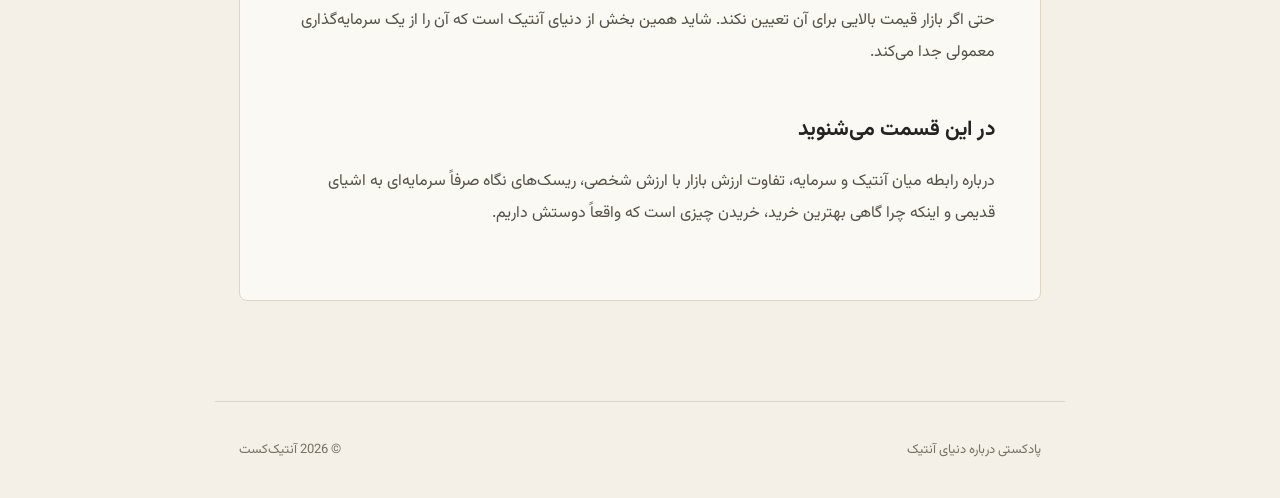
<file: episode-04.html>
<!DOCTYPE html>
<html lang="fa" dir="rtl">

<head>

    <meta charset="UTF-8">
    <meta name="viewport" content="width=device-width, initial-scale=1.0">

    <title>آنتیک سرمایه است یا عشق؟ | آنتیک‌کست</title>

    <meta name="description" content="قسمت چهارم آنتیک‌کست؛ آنتیک سرمایه است یا عشق؟">

    <style>

        @import url('https://fonts.googleapis.com/css2?family=Vazirmatn:wght@300;400;500;600;700&display=swap');

        :root {
            --background: #f4f0e8;
            --surface: #fbf9f4;
            --dark: #24231f;
            --brown: #6d5138;
            --gold: #a88752;
            --muted: #777064;
            --border: #ddd5c7;
        }

        * {
            box-sizing: border-box;
            margin: 0;
            padding: 0;
        }

        html {
            scroll-behavior: smooth;
        }

        body {
            font-family: 'Vazirmatn', sans-serif;
            background: var(--background);
            color: var(--dark);
            line-height: 2;
        }

        a {
            color: inherit;
            text-decoration: none;
        }

        /* Header */

        header {
            background: rgba(244, 240, 232, 0.96);
            border-bottom: 1px solid var(--border);
        }

        .nav {
            max-width: 1050px;
            margin: auto;
            padding: 18px 24px;
            display: flex;
            align-items: center;
            justify-content: space-between;
        }

        .logo {
            font-size: 27px;
            font-weight: 700;
        }

        .logo span {
            color: var(--gold);
        }

        nav {
            display: flex;
            gap: 25px;
            color: var(--muted);
            font-size: 14px;
        }

        nav a:hover {
            color: var(--brown);
        }

        /* Episode */

        .episode-page {
            max-width: 850px;
            margin: auto;
            padding: 45px 24px 100px;
        }

        .back {
            display: inline-block;
            color: var(--gold);
            font-size: 13px;
            margin-bottom: 45px;
        }

        .back:hover {
            color: var(--brown);
        }

        .episode-number {
            color: var(--gold);
            font-size: 14px;
            font-weight: 600;
            letter-spacing: 1px;
            margin-bottom: 15px;
        }
        .episode-page .episode-number,
        .episode-page h1,
        .episode-page .intro {
            text-align: center;
        }
        
        .episode-page .intro {
            margin-left: auto;
            margin-right: auto;
        }

        h1 {
            font-size: clamp(26px, 7vw, 40px);
            line-height: 1.3;
            letter-spacing: -3px;
            margin-bottom: 25px;
        }

        .intro {
            font-size: 19px;
            color: var(--muted);
            margin-bottom: 45px;
        }

        .cover {
            width: 300px !important;
            height: 300px !important;
            aspect-ratio: auto !important;
            border-radius: 8px;
            overflow: hidden;
            margin: 0 auto 40px;
            border: 1px solid var(--border);
        }

        .cover img {
            width: 100% !important;
            height: 100% !important;
            display: block;
            object-fit: cover;
        }

        /* Audio */

        .player {
            background: var(--dark);
            color: white;
            border-radius: 8px;
            padding: 25px;
            margin-bottom: 55px;
        }

        .player-title {
            font-size: 14px;
            color: #ddd6ca;
            margin-bottom: 15px;
        }

        audio {
            width: 100%;
        }

        /* Content */

        .content {
            background: var(--surface);
            border: 1px solid var(--border);
            border-radius: 8px;
            padding: 45px;
        }

        .content h2 {
            font-size: 28px;
            margin-bottom: 22px;
        }

        .content h3 {
            font-size: 21px;
            margin-top: 40px;
            margin-bottom: 15px;
        }

        .content p {
            color: #555047;
            font-size: 16px;
            margin-bottom: 25px;
        }

        /* Footer */

        footer {
            max-width: 850px;
            margin: auto;
            padding: 35px 24px;
            border-top: 1px solid var(--border);
            display: flex;
            justify-content: space-between;
            color: var(--muted);
            font-size: 13px;
        }

        /* Mobile */

        @media (max-width: 700px) {

            .nav {
                padding: 15px 18px;
            }

            nav {
                gap: 13px;
                font-size: 12px;
            }

            .episode-page {
                padding: 60px 20px 70px;
            }

            h1 {
                font-size: 48px;
                letter-spacing: -2px;
            }

            .content {
                padding: 28px 22px;
            }

            footer {
                flex-direction: column;
                gap: 8px;
            }

        }

    </style>

</head>


<body>


<header>

    <div class="nav">

        <a href="index.html" class="logo">
            آنتیک<span>‌کست</span>
        </a>

        <nav>

            <a href="index.html">
                صفحه اصلی
            </a>

            <a href="episodes.html">
                اپیزودها
            </a>

            <a href="index.html#gallery">
                گالری
            </a>

            <a href="index.html#about">
                درباره
            </a>

        </nav>

    </div>

</header>


<main>

    <article class="episode-page">


        <a href="episodes.html" class="back">
            ← بازگشت به اپیزودها
        </a>


        <div class="episode-number">
            اپیزود ۴
        </div>


        <h1>
            آنتیک سرمایه است یا عشق؟
        </h1>


        <p class="intro">
            وقتی یک شیء آنتیک می‌خریم، واقعاً به دنبال چه چیزی هستیم؟
            یک سرمایه برای آینده یا شیئی که دوستش داریم و از داشتنش لذت می‌بریم؟
        </p>


        <div class="cover">

            <img
                src="episode-04.jpg"
                alt="کاور قسمت چهارم آنتیک‌کست">

        </div>


        <div class="player">

            <div class="player-title">
                شنیدن قسمت
            </div>

            <audio controls>

                <source src="" type="audio/mpeg">

                مرورگر شما از پخش صوت پشتیبانی نمی‌کند.

            </audio>

        </div>


        <div class="content">

            <h2>
                درباره این قسمت
            </h2>

            <p>
                وقتی وارد دنیای آنتیک می‌شویم، خیلی زود با یک سؤال مهم روبه‌رو می‌شویم:
                آیا خرید یک شیء آنتیک می‌تواند یک سرمایه‌گذاری باشد؟
                یا بهتر است آنتیک را چیزی فراتر از یک عدد و قیمت ببینیم؟
            </p>

            <p>
                بعضی‌ها هنگام خرید به قیمت امروز و ارزش احتمالی شیء در آینده نگاه می‌کنند.
                بعضی دیگر یک شیء را فقط به این دلیل می‌خرند که زیباست،
                داستان دارد یا با آن ارتباط برقرار می‌کنند.
                اما واقعیت این است که در دنیای آنتیک،
                مرز میان «سرمایه» و «عشق» همیشه روشن نیست.
            </p>


           <h3>
                سرمایه‌گذاری روی آنتیک
            </h3>


            <p>
                چه عواملی می‌توانند روی ارزش یک شیء آنتیک تأثیر بگذارند؟
                اصالت، قدمت، وضعیت، کمیابی، provenance یا سابقه مالکیت،
                کیفیت ساخت و تقاضای بازار از جمله عواملی هستند
                که می‌توانند ارزش یک شیء را تغییر دهند.
            </p>


            <h3>
                وقتی آنتیک را دوست داریم
            </h3>


            <p>
                اما همه چیز را نمی‌توان با قیمت سنجید.
                گاهی یک شیء برای صاحبش ارزش تاریخی، زیبایی‌شناختی
                یا احساسی دارد؛ حتی اگر بازار قیمت بالایی برای آن تعیین نکند.
                شاید همین بخش از دنیای آنتیک است که آن را از یک سرمایه‌گذاری معمولی جدا می‌کند.
            </p>


            <h3>
                در این قسمت می‌شنوید
            </h3>


            <p>
                درباره رابطه میان آنتیک و سرمایه،
                تفاوت ارزش بازار با ارزش شخصی،
                ریسک‌های نگاه صرفاً سرمایه‌ای به اشیای قدیمی
                و اینکه چرا گاهی بهترین خرید،
                خریدن چیزی است که واقعاً دوستش داریم.
            </p>

        </div>

    </article>

</main>


<footer>

    <div class="footer-description">
        پادکستی درباره دنیای آنتیک
    </div>

    <div class="footer-copyright">
        © 2026 آنتیک‌کست
    </div>

</footer>


</body>
</html>
</file>
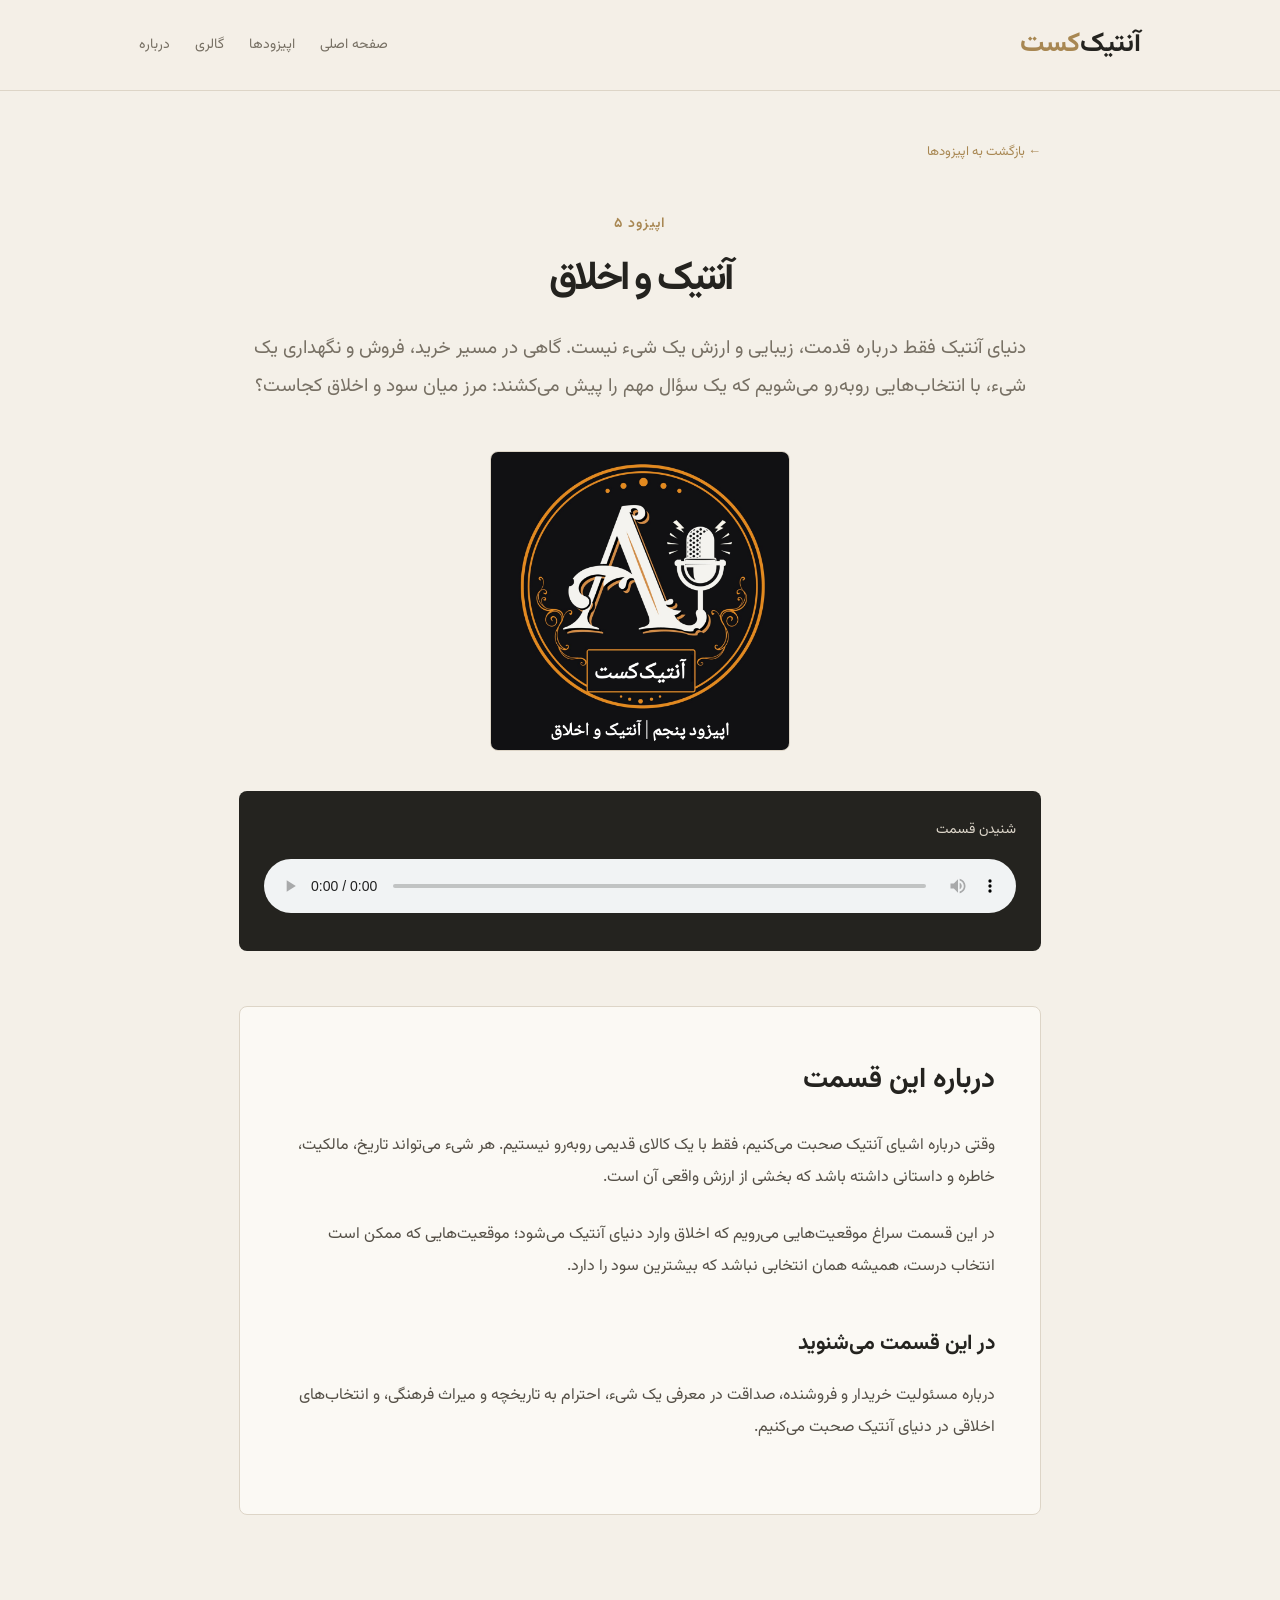
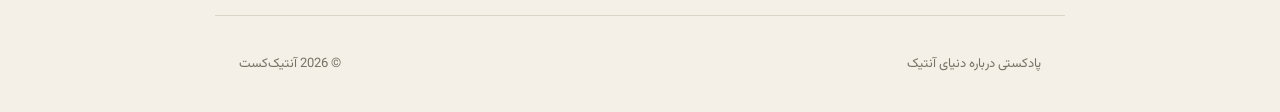
<file: episode-05.html>
<!DOCTYPE html>
<html lang="fa" dir="rtl">

<head>

    <meta charset="UTF-8">
    <meta name="viewport" content="width=device-width, initial-scale=1.0">

    <title>آنتیک و اخلاق | آنتیک‌کست</title>

    <meta name="description" content="قسمت پنجم آنتیک‌کست؛ آنتیک و اخلاق">

    <style>

        @import url('https://fonts.googleapis.com/css2?family=Vazirmatn:wght@300;400;500;600;700&display=swap');

        :root {
            --background: #f4f0e8;
            --surface: #fbf9f4;
            --dark: #24231f;
            --brown: #6d5138;
            --gold: #a88752;
            --muted: #777064;
            --border: #ddd5c7;
        }

        * {
            box-sizing: border-box;
            margin: 0;
            padding: 0;
        }

        html {
            scroll-behavior: smooth;
        }

        body {
            font-family: 'Vazirmatn', sans-serif;
            background: var(--background);
            color: var(--dark);
            line-height: 2;
        }

        a {
            color: inherit;
            text-decoration: none;
        }

        /* Header */

        header {
            background: rgba(244, 240, 232, 0.96);
            border-bottom: 1px solid var(--border);
        }

        .nav {
            max-width: 1050px;
            margin: auto;
            padding: 18px 24px;
            display: flex;
            align-items: center;
            justify-content: space-between;
        }

        .logo {
            font-size: 27px;
            font-weight: 700;
        }

        .logo span {
            color: var(--gold);
        }

        nav {
            display: flex;
            gap: 25px;
            color: var(--muted);
            font-size: 14px;
        }

        nav a:hover {
            color: var(--brown);
        }

        /* Episode */

        .episode-page {
            max-width: 850px;
            margin: auto;
            padding: 45px 24px 100px;
        }

        .back {
            display: inline-block;
            color: var(--gold);
            font-size: 13px;
            margin-bottom: 45px;
        }

        .back:hover {
            color: var(--brown);
        }

        .episode-number {
            color: var(--gold);
            font-size: 14px;
            font-weight: 600;
            letter-spacing: 1px;
            margin-bottom: 15px;
        }
        .episode-page .episode-number,
        .episode-page h1,
        .episode-page .intro {
            text-align: center;
        }
        
        .episode-page .intro {
            margin-left: auto;
            margin-right: auto;
        }

        h1 {
            font-size: clamp(26px, 7vw, 40px);
            line-height: 1.3;
            letter-spacing: -3px;
            margin-bottom: 25px;
        }

        .intro {
            font-size: 19px;
            color: var(--muted);
            margin-bottom: 45px;
        }

        .cover {
            width: 300px !important;
            height: 300px !important;
            aspect-ratio: auto !important;
            border-radius: 8px;
            overflow: hidden;
            margin: 0 auto 40px;
            border: 1px solid var(--border);
        }

        .cover img {
            width: 100% !important;
            height: 100% !important;
            display: block;
            object-fit: cover;
        }

        /* Audio */

        .player {
            background: var(--dark);
            color: white;
            border-radius: 8px;
            padding: 25px;
            margin-bottom: 55px;
        }

        .player-title {
            font-size: 14px;
            color: #ddd6ca;
            margin-bottom: 15px;
        }

        audio {
            width: 100%;
        }

        /* Content */

        .content {
            background: var(--surface);
            border: 1px solid var(--border);
            border-radius: 8px;
            padding: 45px;
        }

        .content h2 {
            font-size: 28px;
            margin-bottom: 22px;
        }

        .content h3 {
            font-size: 21px;
            margin-top: 40px;
            margin-bottom: 15px;
        }

        .content p {
            color: #555047;
            font-size: 16px;
            margin-bottom: 25px;
        }

        /* Footer */

        footer {
            max-width: 850px;
            margin: auto;
            padding: 35px 24px;
            border-top: 1px solid var(--border);
            display: flex;
            justify-content: space-between;
            color: var(--muted);
            font-size: 13px;
        }

        /* Mobile */

        @media (max-width: 700px) {

            .nav {
                padding: 15px 18px;
            }

            nav {
                gap: 13px;
                font-size: 12px;
            }

            .episode-page {
                padding: 60px 20px 70px;
            }

            h1 {
                font-size: 48px;
                letter-spacing: -2px;
            }

            .content {
                padding: 28px 22px;
            }

            footer {
                flex-direction: column;
                gap: 8px;
            }

        }

    </style>

</head>


<body>


<header>

    <div class="nav">

        <a href="index.html" class="logo">
            آنتیک<span>‌کست</span>
        </a>

        <nav>

            <a href="index.html">
                صفحه اصلی
            </a>

            <a href="episodes.html">
                اپیزودها
            </a>

            <a href="index.html#gallery">
                گالری
            </a>

            <a href="index.html#about">
                درباره
            </a>

        </nav>

    </div>

</header>


<main>

    <article class="episode-page">


        <a href="episodes.html" class="back">
            ← بازگشت به اپیزودها
        </a>


        <div class="episode-number">
            اپیزود ۵
        </div>


        <h1>
            آنتیک و اخلاق
        </h1>


        <p class="intro">
            دنیای آنتیک فقط درباره قدمت، زیبایی و ارزش یک شیء نیست.
            گاهی در مسیر خرید، فروش و نگهداری یک شیء،
            با انتخاب‌هایی روبه‌رو می‌شویم که یک سؤال مهم را پیش می‌کشند:
            مرز میان سود و اخلاق کجاست؟
        </p>


        <div class="cover">

            <img
                src="episode-05.jpg"
                alt="کاور قسمت پنجم آنتیک‌کست">

        </div>


        <div class="player">

            <div class="player-title">
                شنیدن قسمت
            </div>

            <audio controls>

                <source src="" type="audio/mpeg">

                مرورگر شما از پخش صوت پشتیبانی نمی‌کند.

            </audio>

        </div>


        <div class="content">

            <h2>
                درباره این قسمت
            </h2>

            <p>
                وقتی درباره اشیای آنتیک صحبت می‌کنیم،
                فقط با یک کالای قدیمی روبه‌رو نیستیم.
                هر شیء می‌تواند تاریخ، مالکیت، خاطره و
                داستانی داشته باشد که بخشی از ارزش واقعی آن است.

            </p>

            <p>
                در این قسمت سراغ موقعیت‌هایی می‌رویم که
                اخلاق وارد دنیای آنتیک می‌شود؛
                موقعیت‌هایی که ممکن است انتخاب درست،
                همیشه همان انتخابی نباشد که بیشترین سود را دارد.

            </p>


            <h3>
                در این قسمت می‌شنوید
            </h3>

            <p>
                درباره مسئولیت خریدار و فروشنده،
                صداقت در معرفی یک شیء،
                احترام به تاریخچه و میراث فرهنگی،
                و انتخاب‌های اخلاقی در دنیای آنتیک صحبت می‌کنیم.
            </p>

        </div>

    </article>

</main>


<footer>

    <div class="footer-description">
        پادکستی درباره دنیای آنتیک
    </div>

    <div class="footer-copyright">
        © 2026 آنتیک‌کست
    </div>

</footer>


</body>
</html>
</file>
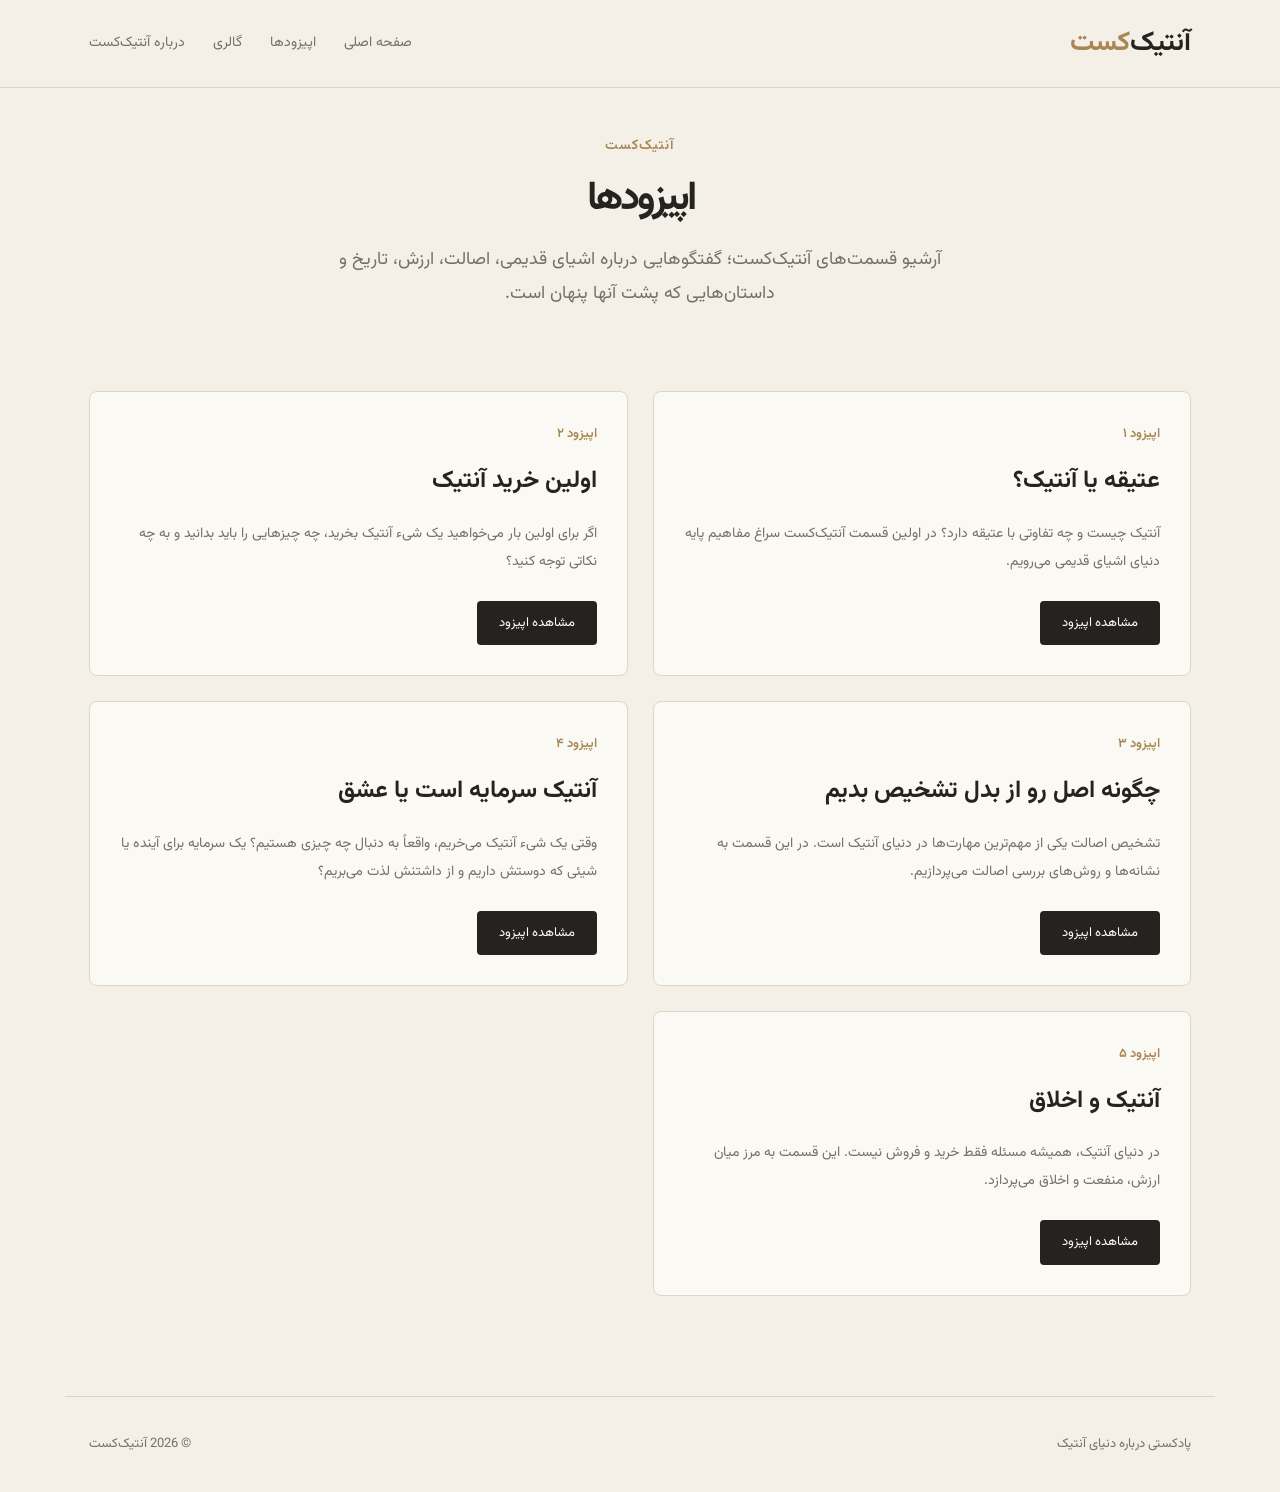
<file: episodes.html>
<!DOCTYPE html>
<html lang="fa" dir="rtl">

<head>

    <meta charset="UTF-8">
    <meta name="viewport" content="width=device-width, initial-scale=1.0">

    <title>اپیزودها | آنتیک‌کست</title>

    <meta name="description" content="آرشیو قسمت‌های آنتیک‌کست؛ پادکستی درباره دنیای آنتیک.">

    <style>

        /* ==================================================
           STYLE.CSS — استایل مشترک کل سایت
           ================================================== */

        @import url('https://fonts.googleapis.com/css2?family=Vazirmatn:wght@300;400;500;600;700&display=swap');

        :root {
            --background: #f4f0e8;
            --surface: #fbf9f4;
            --dark: #24231f;
            --brown: #6d5138;
            --gold: #a88752;
            --muted: #777064;
            --border: #ddd5c7;
        }

        * {
            box-sizing: border-box;
            margin: 0;
            padding: 0;
        }

        html {
            scroll-behavior: smooth;
        }

        body {
            font-family: 'Vazirmatn', sans-serif;
            background: var(--background);
            color: var(--dark);
            line-height: 1.9;
        }

        a {
            color: inherit;
            text-decoration: none;
        }


        /* ==================================================
           HEADER
           ================================================== */

        header {
            background: rgba(244, 240, 232, 0.96);
            border-bottom: 1px solid var(--border);
        }

        .nav {
            max-width: 1150px;
            margin: auto;
            padding: 18px 24px;
            display: flex;
            align-items: center;
            justify-content: space-between;
            gap: 30px;
        }

        .logo {
            font-size: 27px;
            font-weight: 700;
        }

        .logo span {
            color: var(--gold);
        }

        nav {
            display: flex;
            gap: 28px;
            font-size: 14px;
            color: var(--muted);
        }

        nav a {
            transition: 0.2s;
        }

        nav a:hover {
            color: var(--brown);
        }


        /* ==================================================
           PAGE HEADER
           ================================================== */

        .page-header {
            max-width: 1150px;
            margin: auto;
            padding: 45px 24px 60px;
            text-align: center;
        }
        
        .page-header p {
            max-width: 650px;
            margin-left: auto;
            margin-right: auto;
            color: var(--muted);
            font-size: 18px;
        }

        .eyebrow {
            color: var(--gold);
            font-size: 14px;
            font-weight: 600;
            margin-bottom: 15px;
            letter-spacing: 1px;
        }

        h1 {
            font-size: clamp(26px, 7vw, 40px);
            line-height: 1.2;
            letter-spacing: -3px;
            margin-bottom: 20px;
        }

        .page-header p {
            max-width: 650px;
            color: var(--muted);
            font-size: 18px;
        }


        /* ==================================================
           EPISODES
           ================================================== */

        .episodes-section {
            max-width: 1150px;
            margin: auto;
            padding: 20px 24px 100px;
        }

        .episodes {
            display: grid;
            grid-template-columns: repeat(2, 1fr);
            gap: 25px;
        }

        .episode {
            background: var(--surface);
            border: 1px solid var(--border);
            border-radius: 8px;
            padding: 30px;
            transition: 0.25s;
        }

        .episode:hover {
            transform: translateY(-4px);
            box-shadow: 0 12px 30px rgba(40, 35, 25, 0.08);
        }

        .episode-number {
            color: var(--gold);
            font-size: 13px;
            font-weight: 600;
            margin-bottom: 12px;
        }

        .episode h2 {
            font-size: 24px;
            margin-bottom: 15px;
        }

        .episode p {
            color: var(--muted);
            font-size: 14px;
            line-height: 2;
            margin-bottom: 25px;
        }

        .button {
            display: inline-block;
            padding: 10px 22px;
            border-radius: 4px;
            background: var(--dark);
            color: white;
            font-size: 13px;
            transition: 0.25s;
        }

        .button:hover {
            background: var(--brown);
        }


        /* ==================================================
           FOOTER
           ================================================== */

        footer {
            border-top: 1px solid var(--border);
            max-width: 1150px;
            margin: auto;
            padding: 35px 24px;
            display: flex;
            justify-content: space-between;
            color: var(--muted);
            font-size: 13px;
        }


        /* ==================================================
           MOBILE
           ================================================== */

        @media (max-width: 750px) {

            .nav {
                padding: 15px 18px;
            }

            nav {
                gap: 14px;
                font-size: 12px;
            }

            .page-header {
                padding: 65px 20px 45px;
            }

            h1 {
                font-size: 52px;
                letter-spacing: -2px;
            }

            .episodes-section {
                padding: 10px 20px 70px;
            }

            .episodes {
                grid-template-columns: 1fr;
            }

            footer {
                flex-direction: column;
                gap: 8px;
            }
        }


        /* ==================================================
           پایان STYLE.CSS
           ================================================== */


    </style>

</head>


<body>


<header>

    <div class="nav">

        <a href="index.html" class="logo">
            آنتیک<span>‌کست</span>
        </a>

        <nav>

            <a href="index.html">
                صفحه اصلی
            </a>

            <a href="episodes.html">
                اپیزودها
            </a>

            <a href="index.html#gallery">
                گالری
            </a>

            <a href="index.html#about">
                درباره آنتیک‌کست
            </a>

        </nav>

    </div>

</header>


<main>


    <div class="page-header">

        <div class="eyebrow">
            آنتیک‌کست
        </div>

        <h1>
            اپیزودها
        </h1>

        <p>
            آرشیو قسمت‌های آنتیک‌کست؛
            گفتگوهایی درباره اشیای قدیمی،
            اصالت، ارزش، تاریخ و داستان‌هایی که پشت آنها پنهان است.
        </p>

    </div>


    <section class="episodes-section">


        <div class="episodes">


            <!-- Episode 01 -->

            <article class="episode">

                <div class="episode-number">
                    اپیزود ۱
                </div>

                <h2>
                    عتیقه یا آنتیک؟
                </h2>

                <p>
                    آنتیک چیست و چه تفاوتی با عتیقه دارد؟
                    در اولین قسمت آنتیک‌کست سراغ مفاهیم پایه
                    دنیای اشیای قدیمی می‌رویم.
                </p>

                <a href="episode-01.html" class="button">
                    مشاهده اپیزود
                </a>

            </article>


            <!-- Episode 02 -->

            <article class="episode">

                <div class="episode-number">
                    اپیزود ۲
                </div>

                <h2>
                    اولین خرید آنتیک
                </h2>

                <p>
                    اگر برای اولین بار می‌خواهید یک شیء آنتیک بخرید،
                    چه چیزهایی را باید بدانید و به چه نکاتی توجه کنید؟
                </p>

                <a href="episode-02.html" class="button">
                    مشاهده اپیزود
                </a>

            </article>


            <!-- Episode 03 -->

            <article class="episode">

                <div class="episode-number">
                    اپیزود ۳
                </div>

                <h2>
                    چگونه اصل رو از بدل تشخیص بدیم
                </h2>

                <p>
                    تشخیص اصالت یکی از مهم‌ترین مهارت‌ها در دنیای آنتیک است.
                    در این قسمت به نشانه‌ها و روش‌های بررسی اصالت می‌پردازیم.
                </p>

                <a href="episode-03.html" class="button">
                    مشاهده اپیزود
                </a>

            </article>


            <!-- Episode 04 -->

            <article class="episode">

                <div class="episode-number">
                    اپیزود ۴
                </div>

                <h2>
                    آنتیک سرمایه است یا عشق
                </h2>

                <p>
                    وقتی یک شیء آنتیک می‌خریم، واقعاً به دنبال چه چیزی هستیم؟
                    یک سرمایه برای آینده یا شیئی که دوستش داریم و از داشتنش لذت می‌بریم؟
                </p>

                <a href="episode-04.html" class="button">
                    مشاهده اپیزود
                </a>

            </article>

            
            <!-- Episode 05 -->

            <article class="episode">

                <div class="episode-number">
                    اپیزود ۵
                </div>

                <h2>
                    آنتیک و اخلاق
                </h2>

                <p>
                    در دنیای آنتیک، همیشه مسئله فقط خرید و فروش نیست.
                    این قسمت به مرز میان ارزش، منفعت و اخلاق می‌پردازد.
                </p>

                <a href="episode-05.html" class="button">
                    مشاهده اپیزود
                </a>

            </article>


        </div>

    </section>


</main>


<footer>

    <div class="footer-description">
        پادکستی درباره دنیای آنتیک
    </div>

    <div class="footer-copyright">
        © 2026 آنتیک‌کست
    </div>

</footer>


</body>
</html>
</file>
<file: style.css>
@import url('https://fonts.googleapis.com/css2?family=Vazirmatn:wght@300;400;500;600;700&display=swap');

:root {
    --background: #f4f0e8;
    --surface: #fbf9f4;
    --dark: #24231f;
    --brown: #6d5138;
    --gold: #a88752;
    --muted: #777064;
    --border: #ddd5c7;
}

* {
    box-sizing: border-box;
    margin: 0;
    padding: 0;
}

html {
    scroll-behavior: smooth;
}

body {
    font-family: 'Vazirmatn', sans-serif;
    background: var(--background);
    color: var(--dark);
    line-height: 1.9;
}

a {
    color: inherit;
    text-decoration: none;
}

/* Header */

header {
    position: sticky;
    top: 0;
    z-index: 100;
    background: rgba(244, 240, 232, 0.94);
    backdrop-filter: blur(10px);
    border-bottom: 1px solid var(--border);
}

.nav {
    max-width: 1150px;
    margin: auto;
    padding: 18px 24px;
    display: flex;
    align-items: center;
    justify-content: space-between;
    gap: 30px;
}

.logo {
    font-size: 27px;
    font-weight: 700;
    letter-spacing: -1px;
}

.logo span {
    color: var(--gold);
}

nav {
    display: flex;
    gap: 28px;
    font-size: 14px;
    color: var(--muted);
}

nav a {
    transition: 0.2s;
}

nav a:hover {
    color: var(--brown);
}

/* Hero */

.hero {
    max-width: 1150px;
    min-height: auto;
    margin: auto;
    padding: 45px 24px 20px;
    display: flex;
    align-items: flex-start;
}

.hero-content {
    max-width: 780px;
    margin: 0 auto;
    text-align: center;
}

.eyebrow {
    color: var(--gold);
    font-size: 14px;
    font-weight: 600;
    margin-bottom: 30px;
    letter-spacing: 1px;
    position: relative;
    top: 30px;
}

h1 {
    font-size: clamp(32px, 8vw, 60px);
    line-height: 1.15;
    letter-spacing: -4px;
    margin-bottom: 25px;
}

.hero p {
    max-width: 680px;
    margin: 0 auto 35px;
    font-size: 20px;
    color: var(--muted);
    line-height: 2;
    text-align: center;
}

.button {
    display: inline-block;
    padding: 13px 27px;
    border-radius: 4px;
    background: var(--dark);
    color: white;
    font-size: 14px;
    transition: 0.25s;
}

.button:hover {
    background: var(--brown);
    transform: translateY(-2px);
}

/* Sections */

section {
    max-width: 1150px;
    margin: auto;
    padding: 80px 24px;
}

.section-title {
    display: flex;
    justify-content: space-between;
    align-items: end;
    margin-bottom: 35px;
    border-bottom: 1px solid var(--border);
    padding-bottom: 15px;
}

.section-title h2 {
    font-size: 30px;
}

.section-title span {
    color: var(--muted);
    font-size: 13px;
}

/* Episodes */

#episodes {
    padding-top: 20px;
    padding-bottom: 0;
}

.episodes {
    display: grid;
    grid-template-columns: repeat(4, 1fr);
    gap: 18px;
}

.episode {
    background: var(--surface);
    border: 1px solid var(--border);
    border-radius: 8px;
    padding: 24px;
    transition: 0.25s;
}

.episode:hover {
    transform: translateY(-5px);
    box-shadow: 0 12px 30px rgba(40, 35, 25, 0.08);
}

.episode-number {
    color: var(--gold);
    font-size: 12px;
    font-weight: 600;
    margin-bottom: 12px;
}

.episode h3 {
    font-size: 19px;
    line-height: 1.7;
    margin-bottom: 12px;
}

.episode p {
    color: var(--muted);
    font-size: 13px;
    line-height: 1.9;
    margin-bottom: 20px;
}

.episode-link {
    color: var(--brown);
    font-size: 13px;
    font-weight: 600;
}

.episode-link:hover {
    color: var(--gold);
}

/* Gallery */

#gallery {
    padding-top: 20px;
}

.gallery {
    display: grid;
    grid-template-columns: 2fr 1fr 1fr;
    gap: 15px;
}

.gallery-item {
    min-height: 230px;
    border-radius: 8px;
    background: linear-gradient(
        135deg,
        #d8d0c2,
        #aaa08f
    );
    display: flex;
    align-items: center;
    justify-content: center;
    color: #645c50;
    font-size: 14px;
    border: 1px solid var(--border);
}

.gallery-item:first-child {
    min-height: 480px;
    grid-row: span 2;
}

/* About */

.about {
    background: var(--dark);
    color: white;
    max-width: none;
}

.about-inner {
    max-width: 1150px;
    margin: auto;
    padding: 85px 24px;
    text-align: center;
}

.about h2 {
    font-size: 34px;
    margin-bottom: 20px;
}

.about p {
    max-width: 750px;
    margin: 0 auto;
    color: #d5d0c7;
    font-size: 17px;
    line-height: 2.2;
    text-align: center;
}

/* Social Links */

.social-links {
    margin-top: 35px;
    text-align: center;
}

.social-title {
    color: #d5d0c7;
    font-size: 14px;
    margin-bottom: 18px;
}

.social-icons {
    display: flex;
    justify-content: center;
    align-items: center;
    gap: 22px;
}

.social-icons a {
    width: 42px;
    height: 42px;
    border: 1px solid rgba(255, 255, 255, 0.25);
    border-radius: 50%;
    display: flex;
    align-items: center;
    justify-content: center;
    color: white;
    transition: 0.25s;
}

.social-icons a:hover {
    background: var(--gold);
    border-color: var(--gold);
    transform: translateY(-3px);
}

.social-icons svg {
    width: 20px;
    height: 20px;
    fill: currentColor;
}

/* Footer */

footer {
    max-width: 1150px;
    margin: auto;
    padding: 35px 24px;
    display: flex;
    justify-content: space-between;
    gap: 20px;
    color: var(--muted);
    font-size: 13px;
}

/* Tablet */

@media (max-width: 1000px) {

    .episodes {
        grid-template-columns: repeat(2, 1fr);
    }
}

/* Mobile */

@media (max-width: 650px) {

    .nav {
        padding: 15px 18px;
    }

    nav {
        gap: 14px;
        font-size: 12px;
    }

    .hero {
        min-height: auto;
        padding: 45px 20px 20px;
    }

    h1 {
        font-size: 55px;
        letter-spacing: -2px;
    }

    .hero p {
        font-size: 17px;
    }

    section {
        padding: 60px 20px;
    }

    #episodes {
        padding-top: 20px;
        padding-bottom: 0;
    }

    #gallery {
        padding-top: 20px;
    }

    .section-title {
        flex-direction: column;
        align-items: center;
        gap: 5px;
    }

    .episodes {
        grid-template-columns: 1fr;
    }

    .gallery {
        grid-template-columns: 1fr;
    }

    .gallery-item,
    .gallery-item:first-child {
        min-height: 240px;
        grid-row: auto;
    }

    .social-icons {
        gap: 16px;
    }

    footer {
        flex-direction: column;
        align-items: center;
        justify-content: center;
        text-align: center;
        gap: 5px;
    }

    .footer-description {
        order: 1;
    }

    .footer-copyright {
        order: 2;
    }
}
</file>
